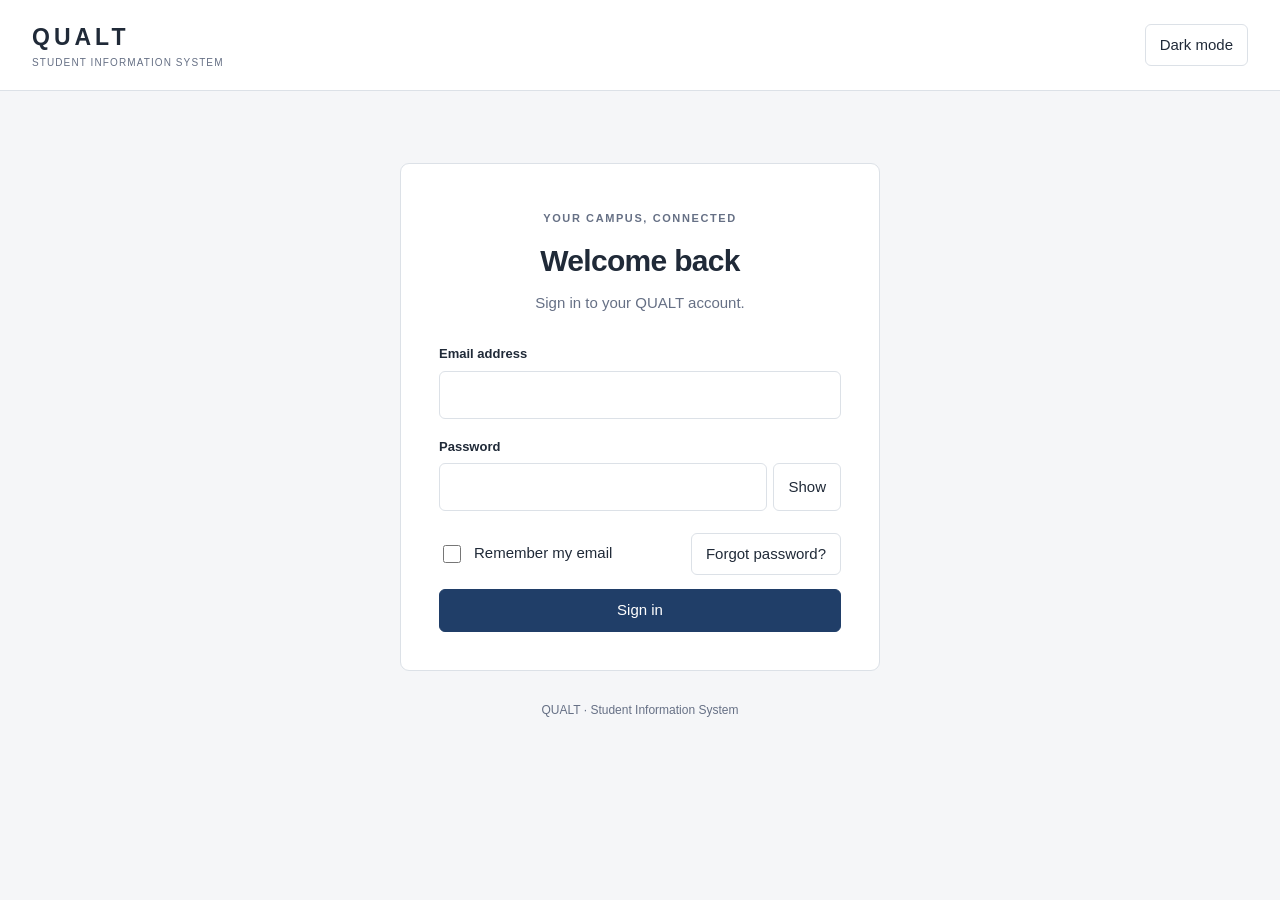
<file: index.html>
<!DOCTYPE html>
<html lang="en">
<head>
<meta charset="UTF-8">
<meta name="viewport" content="width=device-width, initial-scale=1">
<title>QUALT | Student Information System</title>

<style>
*{box-sizing:border-box}

:root{
  font-family:"Segoe UI",Arial,sans-serif;
  color-scheme:light;
  --bg:#f5f6f8;
  --surface:#fff;
  --text:#202a38;
  --muted:#667085;
  --border:#dce1e7;
  --input:#fff;
  --primary:#203e68;
  --soft:#eef3fa;
  --error:#a33232;
  --error-bg:#fff0ee
}

body.dark-mode{
  color-scheme:dark;
  --bg:#171a20;
  --surface:#20242c;
  --text:#edf0f5;
  --muted:#a6afbd;
  --border:#3b424e;
  --input:#262b34;
  --primary:#416caa;
  --soft:#27364b;
  --error:#ffc1c1;
  --error-bg:#3b2529
}

body{
  margin:0;
  background:var(--bg);
  color:var(--text);
  font-size:15px;
  line-height:1.5
}

button,input,select,textarea{font:inherit}

button{
  cursor:pointer;
  min-height:42px;
  border:1px solid var(--border);
  border-radius:6px;
  padding:9px 14px;
  background:var(--surface);
  color:var(--text)
}

button:hover{border-color:var(--muted)}
button:disabled{cursor:default;opacity:.5}
button.primary{background:var(--primary);border-color:var(--primary);color:white}
button.danger{color:var(--error)}

button:focus-visible,
input:focus-visible,
select:focus-visible,
textarea:focus-visible{
  outline:3px solid #86a9dd;
  outline-offset:2px
}

[hidden]{display:none!important}

header{
  min-height:84px;
  padding:20px 32px;
  display:flex;
  align-items:center;
  justify-content:space-between;
  gap:16px;
  border-bottom:1px solid var(--border);
  background:var(--surface)
}

.brand{font-size:23px;font-weight:700;letter-spacing:4px}

.brand small{
  display:block;
  font-size:10px;
  letter-spacing:1.1px;
  color:var(--muted);
  font-weight:500
}

.row{display:flex;gap:10px;align-items:center;flex-wrap:wrap}
.spread{justify-content:space-between}
.muted,small{color:var(--muted)}

.eyebrow{
  font-size:11px;
  letter-spacing:1.6px;
  text-transform:uppercase;
  color:var(--muted);
  font-weight:600
}

h1{
  font-size:30px;
  letter-spacing:-.7px;
  line-height:1.25;
  margin:0 0 12px
}

h2{font-size:20px;margin:0 0 12px}
h3{font-size:16px;margin:0 0 8px}
p{margin:8px 0 16px;overflow-wrap:anywhere}
.copy{white-space:pre-wrap;overflow-wrap:anywhere}

.card{
  background:var(--surface);
  border:1px solid var(--border);
  border-radius:9px;
  padding:24px;
  margin-bottom:18px
}

.card p:last-child{margin-bottom:0}
.auth{max-width:480px;margin:8vh auto 30px;padding:38px}
.auth h1,.auth>.muted,.auth>.eyebrow{text-align:center}
.auth>.muted{margin-bottom:30px}
.auth button[type=submit]{width:100%;margin-top:10px}
.auth-footer{text-align:center;font-size:12px;color:var(--muted)}

label.field{display:block;margin:0 0 18px}
.field>span{display:block;font-size:13px;font-weight:600;margin-bottom:7px}

input:not([type=checkbox]),select,textarea{
  width:100%;
  padding:11px 12px;
  border:1px solid var(--border);
  border-radius:6px;
  background:var(--input);
  color:var(--text);
  min-height:46px;
  font-size:16px
}

textarea{min-height:120px;resize:vertical}
select[multiple]{min-height:140px}

.check{
  display:flex;
  gap:10px;
  align-items:flex-start;
  margin:13px 0
}

.check input{
  width:18px;
  height:18px;
  margin-top:3px;
  accent-color:var(--primary)
}

.help{display:block;font-size:12px;margin:5px 0;color:var(--muted)}
.field-error{display:block;color:var(--error);font-size:13px}
.password{display:flex;gap:6px}
.password input{min-width:0}

.message{
  padding:12px 14px;
  border-radius:6px;
  background:var(--error-bg);
  color:var(--error);
  white-space:pre-line;
  margin:14px 0;
  overflow-wrap:anywhere
}

.message:empty{display:none}

.notice{
  padding:12px 14px;
  background:var(--soft);
  border-radius:6px;
  margin:14px 0
}

.shell{
  display:grid;
  grid-template-columns:220px minmax(0,1fr);
  max-width:1600px;
  margin:auto;
  min-height:calc(100vh - 85px)
}

aside{padding:28px 16px;border-right:1px solid var(--border)}
nav{display:grid;gap:5px}
nav button{text-align:left;border-color:transparent;background:transparent}

nav button[aria-current=page]{
  background:var(--soft);
  color:var(--text);
  font-weight:600
}

.account{margin:24px 8px;font-size:12px;overflow-wrap:anywhere}
.content{padding:36px;min-width:0}
.page-head{margin-bottom:26px}

.grid{
  display:grid;
  grid-template-columns:repeat(auto-fit,minmax(260px,1fr));
  gap:18px
}

.grid>.card{margin:0}
.tabs{margin:0 0 20px}
.tabs button[aria-pressed=true]{background:var(--soft);font-weight:600}

.badge{
  font-size:11px;
  font-weight:600;
  padding:4px 8px;
  border-radius:4px;
  background:var(--soft);
  white-space:nowrap
}

.table-wrap{
  width:100%;
  overflow:auto;
  border:1px solid var(--border);
  border-radius:7px;
  margin:16px 0
}

table{width:100%;border-collapse:collapse;text-align:left;font-size:13px}

th,td{
  padding:13px 14px;
  border-bottom:1px solid var(--border);
  vertical-align:top
}

th{font-weight:600;background:var(--bg);white-space:nowrap}
tbody tr:last-child td{border-bottom:0}

.empty{
  padding:26px;
  text-align:center;
  color:var(--muted);
  border:1px dashed var(--border);
  border-radius:7px
}

.toolbar{
  margin:0 0 20px;
  display:flex;
  align-items:end;
  gap:12px;
  flex-wrap:wrap
}

.toolbar .field{margin:0;flex:1;min-width:160px}

.slots{
  display:grid;
  grid-template-columns:repeat(auto-fit,minmax(140px,1fr));
  gap:10px
}

.slots button{text-align:left}
.slots small{display:block}

blockquote{
  border-left:3px solid var(--border);
  margin:16px 0;
  padding:4px 18px
}

.progress{width:100%;height:8px;accent-color:var(--primary)}

dialog{
  padding:0;
  border:1px solid var(--border);
  border-radius:10px;
  width:calc(100% - 32px);
  max-width:680px;
  max-height:88vh;
  background:var(--surface);
  color:var(--text)
}

dialog::backdrop{background:rgba(0,0,0,.45)}

.dialog-head{
  padding:20px 24px;
  border-bottom:1px solid var(--border);
  display:flex;
  justify-content:space-between;
  align-items:center;
  gap:12px
}

.dialog-head h2{margin:0}
.dialog-body{padding:24px}
.dialog-body .card{padding:16px}

.meeting{
  padding:14px;
  border:1px solid var(--border);
  border-radius:6px;
  margin:12px 0
}

.meeting .row>*{flex:1;min-width:120px}
.meeting .field{margin:5px 0}

@media(max-width:800px){
  header{padding:16px 20px}
  .shell{display:block}
  aside{
    padding:12px 16px;
    border-right:0;
    border-bottom:1px solid var(--border)
  }
  nav{display:flex;overflow:auto;gap:6px}
  nav button{white-space:nowrap;flex-shrink:0}
  .account{margin:10px 5px}
  .content{padding:24px 18px}
  .auth{margin:6vh 18px 24px;padding:28px 24px}
  .grid{grid-template-columns:1fr}
  .brand small{max-width:150px}
  .dialog-body{padding:18px}
  h1{font-size:27px}
}

@media(min-width:801px){
  .auth{width:100%}
}

@media(prefers-reduced-motion:reduce){
  *{scroll-behavior:auto!important}
}

/* Keep the existing login layout intact while making the signed-in workspace
   denser and easier to scan. */
#app .content{padding:26px}
#app .card{padding:18px;margin-bottom:12px}
#app .grid{gap:12px}
#app .grid>.card{padding:16px}
#app button{min-height:38px;padding:7px 12px}
#app .table-wrap{margin:12px 0}
#app th,#app td{padding:9px 11px}
#app .page-head{margin-bottom:18px}
#app .empty{padding:20px}

.nav-group{margin:0 0 14px}
.nav-group-label{
  padding:0 8px 6px;
  color:var(--muted);
  font-size:11px;
  font-weight:700;
  letter-spacing:1.5px;
  text-transform:uppercase
}
.nav-group-items{display:grid;gap:3px}
.nav-group-items[hidden]{display:none}
.nav-group-toggle{
  width:100%;
  display:flex;
  align-items:center;
  justify-content:space-between;
  text-align:left;
  border:0;
  padding:7px 8px;
  min-height:34px;
  color:var(--muted);
  background:transparent;
  font-size:12px;
  font-weight:700;
  letter-spacing:.4px
}
.nav-group-toggle:hover{color:var(--text);border-color:transparent}
.nav-group-toggle::after{content:"⌄";font-size:16px;line-height:1}
.nav-group-toggle[aria-expanded=false]::after{content:"›"}
.nav-group-items button{
  width:100%;
  min-height:35px;
  padding:7px 10px 7px 14px;
  font-size:14px
}

@media(max-width:800px){
  #app .content{padding:20px 18px}
  #app .nav-group{display:contents}
  #app .nav-group-label{display:none}
  #app .nav-group-toggle{display:none}
  #app .nav-group-items{display:flex;overflow:auto;gap:6px}
  #app .nav-group-items button{white-space:nowrap;flex-shrink:0}
}
</style>
</head>

<body>
<header>
  <div class="brand">
    QUALT
    <small>STUDENT INFORMATION SYSTEM</small>
  </div>

  <div class="row">
    <button id="theme" type="button">Dark mode</button>
    <button id="signout" type="button" hidden>Sign out</button>
  </div>
</header>

<main id="auth" class="card auth">
  <p class="eyebrow">Your campus, connected</p>
  <h1 id="auth-title">Welcome back</h1>
  <p id="auth-subtitle" class="muted">Sign in to your QUALT account.</p>

  <form id="login-form">
    <label class="field">
      <span>Email address</span>
      <input
        id="email"
        type="email"
        autocomplete="username"
        maxlength="254"
        required
        autocapitalize="none"
      >
    </label>

    <label class="field">
      <span>Password</span>
      <div class="password">
        <input
          id="password"
          type="password"
          autocomplete="current-password"
          required
        >
        <button
          id="show-password"
          type="button"
          aria-label="Show password"
          aria-pressed="false"
        >Show</button>
      </div>
    </label>

    <div class="row spread">
      <label class="check">
        <input id="remember" type="checkbox">
        Remember my email
      </label>
      <button id="forgot" type="button">Forgot password?</button>
    </div>

    <button class="primary" type="submit">Sign in</button>
  </form>

  <form id="change-form" hidden>
    <label class="field">
      <span>New password</span>
      <input
        id="new-password"
        type="password"
        autocomplete="new-password"
        required
      >
    </label>

    <label class="field">
      <span>Confirm new password</span>
      <input
        id="confirm-password"
        type="password"
        autocomplete="new-password"
        required
      >
    </label>

    <button class="primary" type="submit">Update password</button>
  </form>

  <p id="auth-message" class="message" role="alert"></p>
  <noscript>Please enable JavaScript to use this site.</noscript>
</main>

<p id="auth-footer" class="auth-footer">
  QUALT · Student Information System
</p>

<div id="app" class="shell" hidden>
  <aside>
    <nav id="nav" aria-label="Main navigation"></nav>
    <div id="account" class="account"></div>
  </aside>

  <main id="content" class="content" tabindex="-1"></main>
</div>

<dialog id="dialog" aria-labelledby="dialog-title">
  <div class="dialog-head">
    <h2 id="dialog-title"></h2>
    <button id="close-dialog" type="button" aria-label="Close dialog">
      Close
    </button>
  </div>
  <div id="dialog-body" class="dialog-body"></div>
</dialog>

<script>
'use strict';

const BACKEND_ORIGIN = window.QUALT_API_ORIGIN || '';
const API = BACKEND_ORIGIN.replace(/\/+$/, '');
const UNAVAILABLE =
  'This action is currently unavailable. Please try again later.';

const $ = id => document.getElementById(id);

const node = (tag, cls, value) => {
  const element = document.createElement(tag);
  if (cls) element.className = cls;
  if (value !== undefined && value !== null) {
    element.textContent = String(value);
  }
  return element;
};

const add = (parent, ...children) => {
  children.flat().filter(Boolean).forEach(child => parent.append(child));
  return parent;
};

const text = (parent, value, cls = '') =>
  add(parent, node('p', cls, value));

const row = parent =>
  add(parent, node('div', 'row')).lastElementChild;

const card = (parent, title) => {
  const section = node('section', 'card');
  if (title) add(section, node('h2', '', title));
  add(parent, section);
  return section;
};

const empty = (parent, message = 'Nothing to show yet.') =>
  text(parent, message, 'empty');

const human = value =>
  String(value ?? '')
    .replace(/_/g, ' ')
    .toLowerCase()
    .replace(/\b\w/g, character => character.toUpperCase());

const badge = value => node('span', 'badge', human(value));

const person = user => user
  ? user.name ||
    [user.first_name, user.last_name].filter(Boolean).join(' ') ||
    user.email ||
    'Campus member'
  : 'Not assigned';

const date = value => value
  ? new Intl.DateTimeFormat('en-GB', {
      dateStyle: 'medium',
      timeStyle: 'short'
    }).format(new Date(value))
  : '—';

const dayNames = [
  '',
  'Monday',
  'Tuesday',
  'Wednesday',
  'Thursday',
  'Friday',
  'Saturday',
  'Sunday'
];

let session = null;
let temporaryPassword = '';
let refreshPromise = null;
let epoch = 0;
let route = 'overview';
let navigation = 0;
let terms = [];
let departments = [];
let selectedTerm = '';
let notificationTimer = null;

let announcementTab = 'official';
let libraryPeriod = 'upcoming';
let notificationsUnread = false;
let managementTab = 'courses';
let libraryAdminTab = 'rooms';
let gradeSectionId = '';
let learningSectionId = '';
let learningManagedSection = false;
let learningCourseId = '';

const is = (...roles) =>
  !!session && roles.includes(session.user.role);

const current = stamp => session && epoch === stamp;

function storage(key, value) {
  try {
    if (value === undefined) return localStorage.getItem(key);
    if (value === null) localStorage.removeItem(key);
    else localStorage.setItem(key, value);
  } catch {}
  return null;
}

function theme(dark) {
  document.body.classList.toggle('dark-mode', dark);
  $('theme').textContent = dark ? 'Light mode' : 'Dark mode';
  $('theme').setAttribute('aria-pressed', String(dark));
}

theme(
  storage('qualt-theme') === 'dark' ||
  (
    !storage('qualt-theme') &&
    window.matchMedia('(prefers-color-scheme: dark)').matches
  )
);

$('theme').onclick = () => {
  const dark = !document.body.classList.contains('dark-mode');
  theme(dark);
  storage('qualt-theme', dark ? 'dark' : 'light');
};

$('email').value = storage('qualt-email') || '';
$('remember').checked = !!$('email').value;

$('remember').onchange = () => {
  if (!$('remember').checked) storage('qualt-email', null);
};

$('show-password').onclick = () => {
  const show = $('password').type === 'password';
  $('password').type = show ? 'text' : 'password';
  $('show-password').textContent = show ? 'Hide' : 'Show';
  $('show-password').setAttribute(
    'aria-label',
    show ? 'Hide password' : 'Show password'
  );
  $('show-password').setAttribute('aria-pressed', String(show));
};

$('forgot').onclick = () => {
  $('auth-message').textContent = UNAVAILABLE;
};

function messages(value) {
  if (typeof value === 'string') return value;
  if (Array.isArray(value)) return value.map(messages).join('\n');

  if (value && typeof value === 'object') {
    return Object.entries(value)
      .filter(([key]) => key !== 'code')
      .map(([key, item]) =>
        (
          key === 'detail' || key === 'non_field_errors'
            ? ''
            : human(key) + ': '
        ) + messages(item)
      )
      .join('\n');
  }

  return '';
}

async function request(
  path,
  method = 'GET',
  body,
  auth = true,
  retry = true
) {
  const stamp = epoch;
  const owner = session;
  const controller = new AbortController();
  const timer = setTimeout(() => controller.abort(), 20000);

  try {
    if (auth && !owner) throw new Error('Please sign in again.');

    const headers = { Accept: 'application/json' };

    if (body !== undefined && !(body instanceof FormData)) {
      headers['Content-Type'] = 'application/json';
    }

    if (auth) {
      headers.Authorization = 'Bearer ' + owner.access;
    }

    const response = await fetch(API + path, {
      method,
      headers,
      body: body === undefined
        ? undefined
        : body instanceof FormData
          ? body
          : JSON.stringify(body),
      signal: controller.signal
    });

    const data = response.status === 204
      ? null
      : await response.json().catch(() => null);

    if (auth && !current(stamp)) {
      throw new Error('Your session has ended.');
    }

    if (response.status === 401 && auth && retry) {
      if (!refreshPromise) {
        const promise = request(
          '/api/auth/refresh/',
          'POST',
          { refresh: owner.refresh },
          false
        )
          .then(tokens => {
            if (!current(stamp)) {
              throw new Error('Your session has ended.');
            }
            if (!tokens?.access) throw new Error(UNAVAILABLE);

            owner.access = tokens.access;
            if (tokens.refresh) owner.refresh = tokens.refresh;
          })
          .catch(error => {
            if (error.status === 401 && current(stamp)) {
              signOut('Your session has expired. Please sign in again.');
            }
            throw error;
          })
          .finally(() => {
            if (refreshPromise === promise) refreshPromise = null;
          });

        refreshPromise = promise;
      }

      await refreshPromise;
      return request(path, method, body, auth, false);
    }

    if (!response.ok) {
      const error = new Error(
        response.status >= 500
          ? UNAVAILABLE
          : messages(data) || UNAVAILABLE
      );

      error.status = response.status;
      error.data = data;

      if (response.status === 401 && auth) {
        signOut('Your session has expired. Please sign in again.');
      }

      throw error;
    }

    if (response.status !== 204 && data === null) {
      throw new Error(UNAVAILABLE);
    }

    return data;
  } catch (error) {
    if (error.name === 'AbortError' || error instanceof TypeError) {
      throw new Error(UNAVAILABLE);
    }
    throw error;
  } finally {
    clearTimeout(timer);
  }
}

function nextPath(url) {
  const parsed = new URL(url, API || location.origin);

  if (!parsed.pathname.startsWith('/api/')) {
    throw new Error(UNAVAILABLE);
  }

  return parsed.pathname + parsed.search;
}

async function all(path) {
  let result = [];
  let next = path;

  while (next) {
    const data = await request(next);

    if (Array.isArray(data)) return result.concat(data);

    result.push(...data.results);
    next = data.next ? nextPath(data.next) : null;
  }

  return result;
}

function errorBox(parent, error) {
  text(parent, error.message || UNAVAILABLE, 'message')
    .lastElementChild.setAttribute('role', 'alert');
}

function button(parent, label, action, cls = '') {
  const control = node('button', cls, label);
  control.type = 'button';

  control.onclick = async () => {
    if (control.disabled) return;
    control.disabled = true;

    try {
      await action(control);
    } catch (error) {
      const old = parent.querySelector(':scope > .message');
      if (old) old.remove();
      errorBox(parent, error);
    } finally {
      control.disabled = false;
    }
  };

  add(parent, control);
  return control;
}

function table(parent, headers, rows) {
  if (!rows.length) {
    empty(parent);
    return;
  }

  const wrap = node('div', 'table-wrap');
  const element = node('table');
  const head = node('tr');

  headers.forEach(header => add(head, node('th', '', header)));
  add(element, add(node('thead'), head));

  const body = node('tbody');

  rows.forEach(values => {
    const tr = node('tr');

    values.forEach(value => {
      const td = node('td');
      add(
        td,
        value instanceof Node
          ? value
          : document.createTextNode(String(value ?? '—'))
      );
      add(tr, td);
    });

    add(body, tr);
  });

  add(parent, add(wrap, add(element, body)));
}

async function paged(parent, path, render) {
  const list = node('div');
  const controls = node('div', 'row');

  add(parent, list, controls);

  let next = path;

  const load = async () => {
    const data = await request(next);
    const items = Array.isArray(data) ? data : data.results;

    list.querySelector(':scope > .empty')?.remove();
    items.forEach(item => render(list, item));

    if (!list.children.length) empty(list);

    next = !Array.isArray(data) && data.next
      ? nextPath(data.next)
      : null;

    controls.replaceChildren();

    if (next) button(controls, 'Load more', load);
  };

  try {
    await load();
  } catch (error) {
    errorBox(list, error);
    button(controls, 'Retry', load);
  }
}

function modal(title) {
  $('dialog-title').textContent = title;
  $('dialog-body').replaceChildren();

  if (!$('dialog').open) $('dialog').showModal();

  return $('dialog-body');
}

$('close-dialog').onclick = () => $('dialog').close();

$('dialog').addEventListener('close', () => {
  $('dialog-body').replaceChildren();
});

const F = (name, label, type = 'text', extra = {}) =>
  ({ name, label, type, ...extra });

const choice = (name, label, options, extra = {}) =>
  F(name, label, 'select', { options, ...extra });

const check = (name, label, value = false) =>
  F(name, label, 'checkbox', { value, required: false });

const num = (name, label, extra = {}) =>
  F(name, label, 'number', { min: 0, ...extra });

const opt = (name, label, type = 'text', extra = {}) =>
  F(name, label, type, { required: false, ...extra });

const idList = (name, label) =>
  opt(name, label, 'ids', {
    help: 'Enter record numbers separated by commas.'
  });

const termOptions = () => terms.map(term => [
  term.id,
  `${term.year} ${human(term.season)}`
]);

const departmentOptions = () => departments.map(department => [
  department.id,
  `${department.code} · ${department.name}`
]);

function inputField(parent, field, value) {
  const label = node(
    'label',
    field.type === 'checkbox' ? 'check' : 'field'
  );
  const caption = node('span', '', field.label);
  let input;

  if (field.type === 'select' || field.type === 'multi') {
    input = node('select');
    input.multiple = field.type === 'multi';

    if (!input.multiple) add(input, new Option('Choose…', ''));

    (field.options || []).forEach(option => {
      const [optionValue, optionLabel] = Array.isArray(option)
        ? option
        : [option, human(option)];

      add(input, new Option(optionLabel, optionValue));
    });
  } else if (['textarea', 'lines', 'ids'].includes(field.type)) {
    input = node('textarea');
  } else {
    input = node('input');
    input.type = field.type === 'datetime'
      ? 'datetime-local'
      : field.type;
  }

  input.name = field.name;
  input.required =
    field.required !== false &&
    field.type !== 'checkbox' &&
    field.type !== 'multi';

  if (field.max) input.maxLength = field.max;
  if (field.min !== undefined) input.min = field.min;
  if (field.maxValue !== undefined) input.max = field.maxValue;

  value = value ?? field.value ?? '';

  if (field.type === 'checkbox') {
    input.checked = !!value;
    add(label, input, caption);
  } else {
    if (field.type === 'multi') {
      const ids = (value || []).map(item => String(item?.id ?? item));
      [...input.options].forEach(option => {
        option.selected = ids.includes(option.value);
      });
    } else if (field.type === 'datetime' && value) {
      const parsed = new Date(value);
      input.value = new Date(
        parsed.getTime() - parsed.getTimezoneOffset() * 60000
      ).toISOString().slice(0, 16);
    } else if (field.type === 'ids') {
      input.value = Array.isArray(value)
        ? value.map(item => item?.id ?? item).join(', ')
        : value;
    } else if (field.type === 'lines') {
      input.value = Array.isArray(value) ? value.join('\n') : value;
    } else {
      input.value = value;
    }

    add(label, caption, input);
  }

  if (field.help) {
    add(label, node('small', 'help', field.help));
  }

  const error = node('small', 'field-error');
  add(label, error);
  add(parent, label);

  return {
    input,
    error,
    read: () => {
      const raw = input.value;

      if (field.type === 'checkbox') return input.checked;

      if (field.type === 'multi') {
        return [...input.selectedOptions].map(option =>
          Number(option.value)
        );
      }

      if (field.type === 'number' || field.numeric) {
        return raw === '' ? null : Number(raw);
      }

      if (field.type === 'datetime') {
        return raw ? new Date(raw).toISOString() : null;
      }

      if (field.type === 'lines') {
        return raw.split('\n').map(line => line.trim()).filter(Boolean);
      }

      if (field.type === 'ids') {
        if (!raw.trim()) return [];

        const ids = raw.split(',').map(item => Number(item.trim()));

        if (ids.some(id => !Number.isInteger(id) || id < 1)) {
          throw new Error(
            field.label +
            ': use positive record numbers separated by commas.'
          );
        }

        return ids;
      }

      return raw;
    }
  };
}

function meetingFields(parent, initial = []) {
  const wrap = card(parent, 'Weekly meetings');
  const entries = [];

  const insert = value => {
    const box = node('div', 'meeting');
    const fields = {};
    const line = row(box);

    [
      choice(
        'weekday',
        'Day',
        dayNames.slice(1).map((day, index) => [index + 1, day]),
        { numeric: true }
      ),
      F('start_time', 'Start', 'time'),
      F('end_time', 'End', 'time'),
      opt('room', 'Room')
    ].forEach(field => {
      fields[field.name] = inputField(
        line,
        field,
        value?.[field.name]
      );
    });

    const entry = { box, fields };
    entries.push(entry);

    button(box, 'Remove meeting', () => {
      entries.splice(entries.indexOf(entry), 1);
      box.remove();
    });

    add(wrap, box);
  };

  initial.forEach(insert);
  button(wrap, 'Add meeting', () => insert());

  return {
    read: () => entries.map(entry =>
      Object.fromEntries(
        Object.entries(entry.fields).map(([key, field]) => [
          key,
          field.read()
        ])
      )
    )
  };
}

function editor(title, fields, initial, save, options = {}) {
  const parent = modal(title);
  const form = node('form');

  if (options.notice) text(form, options.notice, 'notice');

  const controls = {};

  fields.forEach(field => {
    controls[field.name] = field.type === 'meetings'
      ? meetingFields(form, initial?.[field.name] || [])
      : inputField(form, field, initial?.[field.name]);
  });

  const message = node('p', 'message');
  message.setAttribute('role', 'alert');

  const actions = row(form);
  const submit = node('button', 'primary', options.submit || 'Save');
  submit.type = 'submit';

  add(actions, submit);
  button(actions, 'Cancel', () => $('dialog').close());

  add(form, message);
  add(parent, form);

  if (options.setup) options.setup(controls);

  form.onsubmit = async event => {
    event.preventDefault();
    if (submit.disabled) return;

    const stamp = epoch;
    message.textContent = '';

    Object.values(controls).forEach(control => {
      if (control.error) control.error.textContent = '';
      control.input?.removeAttribute('aria-invalid');
    });

    submit.disabled = true;
    let committed = false;

    try {
      const values = Object.fromEntries(
        Object.entries(controls).map(([key, control]) => [
          key,
          control.read()
        ])
      );

      if (options.validate) options.validate(values);

      const result = await save(values);
      committed = true;

      if (!current(stamp)) return;

      if (parent.contains(form)) $('dialog').close();

      if (options.after) await options.after(result);
      else await go(route);
    } catch (error) {
      if (!current(stamp)) return;

      if (committed) {
        if (options.after) errorBox($('content'), error);
      } else {
        message.textContent = error.message || UNAVAILABLE;

        for (const [key, value] of Object.entries(error.data || {})) {
          if (controls[key]?.error) {
            controls[key].error.textContent = messages(value);
            controls[key].input?.setAttribute('aria-invalid', 'true');
          }
        }
      }
    } finally {
      submit.disabled = false;
    }
  };

  return controls;
}

function confirmAction(title, description, save, after) {
  editor(title, [], {}, save, {
    notice: description,
    submit: 'Confirm',
    after
  });
}

function signOut(message = '') {
  epoch++;
  navigation++;

  session = null;
  temporaryPassword = '';
  refreshPromise = null;
  terms = [];
  departments = [];
  selectedTerm = '';

  announcementTab = 'official';
  libraryPeriod = 'upcoming';
  notificationsUnread = false;
  managementTab = 'courses';
  libraryAdminTab = 'rooms';
  gradeSectionId = '';
  learningSectionId = '';
  learningManagedSection = false;
  learningCourseId = '';

  clearInterval(notificationTimer);

  $('dialog').close();
  $('content').replaceChildren();
  $('nav').replaceChildren();
  $('account').replaceChildren();

  $('app').hidden = true;
  $('auth').hidden = false;
  $('auth-footer').hidden = false;
  $('signout').hidden = true;
  $('login-form').hidden = false;
  $('change-form').hidden = true;

  $('change-form').reset();
  $('password').value = '';

  $('auth-title').textContent = 'Welcome back';
  $('auth-subtitle').textContent = 'Sign in to your QUALT account.';
  $('auth-message').textContent = message;

  window.dispatchEvent(new CustomEvent('qualt:logout'));
}

$('signout').onclick = () => signOut();

async function authenticate(email, password) {
  const data = await request(
    '/api/auth/login/',
    'POST',
    { email, password },
    false
  );

  if (!data?.access || !data.refresh || !data.user) {
    throw new Error(UNAVAILABLE);
  }

  return data;
}

$('login-form').onsubmit = async event => {
  event.preventDefault();

  const submit = event.submitter;
  if (submit.disabled) return;

  submit.disabled = true;
  $('auth-message').textContent = '';

  const email = $('email').value.trim();
  const password = $('password').value;
  const stamp = epoch;

  try {
    const authenticated = await authenticate(email, password);
    if (stamp !== epoch) return;

    session = authenticated;
    epoch++;

    storage('qualt-email', $('remember').checked ? email : null);
    $('password').value = '';

    if (session.user.must_change_password) {
      temporaryPassword = password;

      $('login-form').hidden = true;
      $('change-form').hidden = false;
      $('auth-title').textContent = 'Change your password';
      $('auth-subtitle').textContent =
        'Please replace your temporary password to continue.';
      $('signout').hidden = false;
      $('new-password').focus();
    } else {
      await start();
    }
  } catch (error) {
    signOut(
      error.status === 401
        ? 'The email or password is incorrect.'
        : error.message
    );
  } finally {
    submit.disabled = false;
  }
};

$('change-form').onsubmit = async event => {
  event.preventDefault();

  const submit = event.submitter;
  const newPassword = $('new-password').value;

  if (submit.disabled) return;

  if (newPassword !== $('confirm-password').value) {
    $('auth-message').textContent = 'The passwords do not match.';
    return;
  }

  submit.disabled = true;

  let changed = false;
  const stamp = epoch;

  try {
    await request('/api/auth/change-password/', 'POST', {
      old_password: temporaryPassword,
      new_password: newPassword
    });

    changed = true;
    temporaryPassword = '';

    const authenticated = await authenticate(
      session.user.email,
      newPassword
    );

    if (!current(stamp)) return;

    session = authenticated;
    $('change-form').reset();
    await start();
  } catch (error) {
    if (changed) {
      signOut(
        'Your password was updated. Please sign in with your new password.'
      );
    } else {
      $('auth-message').textContent = error.message;
    }
  } finally {
    submit.disabled = false;
  }
};

async function start() {
  session.user = await request('/api/auth/me/');

  if (session.user.must_change_password) {
    signOut('Please sign in and change your temporary password.');
    return;
  }

  $('auth').hidden = true;
  $('auth-footer').hidden = true;
  $('app').hidden = false;
  $('signout').hidden = false;

  buildNav();
  await go('overview');

  window.dispatchEvent(
    new CustomEvent('qualt:login', { detail: session })
  );
}

const pages = {};

function buildNav() {
  const groups = [
    {
      label: 'General',
      items: [
        ['overview', 'Overview'],
        ['announcements', 'Announcements'],
        ['catalog', 'Course catalog']
      ]
    }
  ];

  const termItems = [];
  if (is('STUDENT')) {
    termItems.push(
      ['registration', 'Course registration'],
      ['schedule', 'Weekly schedule'],
      ['library', 'Library'],
      ['grades', 'Grades']
    );
  }
  if (is('INSTRUCTOR', 'HEAD')) {
    termItems.push(
      ['teaching', 'My teaching'],
      ['advisor', 'Advisor review'],
      ['grades', 'Grades']
    );
  }
  if (termItems.length) {
    groups.push({ label: 'Course and term operations', items: termItems });
  }

  groups.push({
    label: 'Academic',
    items: [
      ['outcomes', 'Program outcomes'],
      ['learningOutcomes', 'Learning outcomes']
    ]
  });

  groups.push({
    label: 'Forms and feedback',
    items: [
      ['feedback', 'Private feedback'],
      ['sharing', 'Sharing permissions'],
      ['discussions', 'Discussions'],
      ['notifications', 'Notifications']
    ]
  });

  const managementItems = [];
  if (is('HEAD', 'ADMIN')) managementItems.push(['management', 'Academic management']);
  if (is('ADMIN')) {
    managementItems.push(
      ['libraryAdmin', 'Library management'],
      ['users', 'User accounts']
    );
  }
  if (managementItems.length) {
    groups.push({ label: 'Management', items: managementItems });
  }

  groups.push({
    label: 'Account',
    items: [['profile', 'My account']]
  });

  $('nav').replaceChildren();

  groups.forEach((group, index) => {
    const wrapper = node('section', 'nav-group');
    const items = node('div', 'nav-group-items');
    const itemsId = `nav-group-${index}`;
    items.id = itemsId;

    const toggle = button(
      wrapper,
      group.label,
      () => {
        const collapsed = toggle.getAttribute('aria-expanded') === 'true';
        toggle.setAttribute('aria-expanded', String(!collapsed));
        items.hidden = collapsed;
      },
      'nav-group-toggle'
    );
    toggle.setAttribute('aria-expanded', 'true');
    toggle.setAttribute('aria-controls', itemsId);
    add(wrapper, items);

    group.items.forEach(([id, itemLabel]) => {
      const control = button(items, itemLabel, () => go(id));
      control.dataset.page = id;
    });

    add($('nav'), wrapper);
  });

  $('account').textContent =
    person(session.user) + ' · ' + human(session.user.role);
}

async function go(id) {
  if (!session) return;

  route = id;
  const version = ++navigation;

  clearInterval(notificationTimer);

  document.querySelectorAll('#nav button').forEach(control => {
    control.setAttribute(
      'aria-current',
      control.dataset.page === id ? 'page' : 'false'
    );
  });

  const parent = node('div');
  $('content').replaceChildren(parent);

  text(parent, 'Loading…', 'muted');
  $('content').setAttribute('aria-busy', 'true');

  try {
    await pages[id](parent);
  } catch (error) {
    if (version !== navigation) return;

    parent.replaceChildren();
    errorBox(parent, error);
    button(parent, 'Try again', () => go(id));
  } finally {
    if (version === navigation) {
      $('content').setAttribute('aria-busy', 'false');
    }
  }
}

function heading(parent, title, subtitle) {
  parent.replaceChildren();

  const head = node('div', 'page-head');
  add(head, node('h1', '', title));

  if (subtitle) text(head, subtitle, 'muted');

  add(parent, head);
  return head;
}

async function ensureTerms() {
  if (!terms.length) terms = await all('/api/courses/terms/');

  if (!selectedTerm && terms.length) {
    const now = Date.now();

    selectedTerm = String(
      (
        terms.find(term =>
          new Date(term.registration_start) <= now &&
          now < new Date(term.add_drop_end)
        ) || terms[0]
      ).id
    );
  }

  return terms;
}

async function termPicker(parent, onChange) {
  await ensureTerms();

  if (!terms.length) {
    empty(parent, 'No academic terms have been published yet.');
    return false;
  }

  const bar = node('div', 'toolbar');
  const control = inputField(
    bar,
    choice('term', 'Academic term', termOptions()),
    selectedTerm
  );

  control.input.onchange = () => {
    selectedTerm = control.input.value;
    onChange();
  };

  add(parent, bar);
  return !!selectedTerm;
}

function tabs(parent, items, selected, change) {
  const bar = node('div', 'row tabs');

  items.forEach(([id, label]) => {
    const control = button(bar, label, () => change(id));
    control.setAttribute('aria-pressed', String(id === selected));
  });

  add(parent, bar);
}

const termQuery = () => '?term=' + encodeURIComponent(selectedTerm);

const termName = id => {
  const term = terms.find(item => item.id === Number(id));
  return term
    ? `${term.year} ${human(term.season)}`
    : `Term ${id}`;
};

pages.overview = async parent => {
  heading(
    parent,
    `Welcome, ${session.user.first_name || 'back'}.`,
    'Your academic life, in one place.'
  );

  const grid = node('div', 'grid');
  add(parent, grid);

  const links = is('STUDENT')
    ? [
        [
          'registration',
          'Plan your term',
          'Review your course plan and submit your selections.'
        ],
        [
          'schedule',
          'Your weekly schedule',
          'View the latest schedule approved by your advisor.'
        ],
        [
          'library',
          'A place to study',
          'Check study room availability and manage reservations.'
        ]
      ]
    : [
        [
          'catalog',
          'Course catalog',
          'Browse current course offerings.'
        ],
        [
          'feedback',
          'Private conversations',
          'Read feedback and respond to your students.'
        ],
        [
          'announcements',
          'Campus notices',
          'Stay connected with the campus community.'
        ]
      ];

  links.forEach(([id, title, description]) => {
    const section = card(grid, title);
    text(section, description, 'muted');
    button(section, 'Open', () => go(id));
  });

  const notices = card(parent, 'Official announcements');

  await paged(
    notices,
    '/api/announcements/official/?page_size=3',
    (list, item) => postCard(list, item, 'official', false)
  );
};

function postFields() {
  return [
    F('title', 'Title', 'text', { max: 200 }),
    F('body', 'Message', 'textarea', { max: 10000 }),
    choice(
      'status',
      'Publication status',
      ['DRAFT', 'PUBLISHED', 'ARCHIVED'],
      { value: 'DRAFT' }
    )
  ];
}

function postCard(parent, announcement, channel, manage = true) {
  const section = card(parent, announcement.title);

  add(section, badge(announcement.status));

  text(
    section,
    `${announcement.author_name} · ${
      date(announcement.published_at || announcement.created_at)
    }`,
    'muted'
  );

  text(section, announcement.body, 'copy');

  if (manage && announcement.can_edit) {
    button(section, 'Edit post', () => editor(
      'Edit announcement',
      postFields(),
      announcement,
      values => request(
        `/api/announcements/${channel}/${announcement.id}/`,
        'PATCH',
        values
      )
    ));
  }
}

pages.announcements = async parent => {
  heading(
    parent,
    'Announcements',
    'Official notices and student conversations, kept separate.'
  );

  tabs(
    parent,
    [
      ['official', 'Official'],
      ['student', 'Student community'],
      ['mine', 'My posts']
    ],
    announcementTab,
    value => {
      announcementTab = value;
      return go('announcements');
    }
  );

  const channel = announcementTab === 'mine'
    ? is('STUDENT') ? 'student' : 'official'
    : announcementTab;

  if (
    announcementTab === 'mine' ||
    (
      channel === 'student'
        ? is('STUDENT')
        : is('INSTRUCTOR', 'HEAD', 'ADMIN')
    )
  ) {
    button(
      parent,
      'New announcement',
      () => editor(
        'New announcement',
        postFields(),
        {},
        values => request(
          `/api/announcements/${channel}/`,
          'POST',
          values
        )
      ),
      'primary'
    );
  }

  await paged(
    parent,
    `/api/announcements/${channel}/${
      announcementTab === 'mine' ? 'mine/' : ''
    }`,
    (list, announcement) => postCard(list, announcement, channel)
  );
};

function sectionCard(parent, section, action) {
  const box = card(
    parent,
    `${section.course.code} · ${section.course.name}`
  );

  text(
    box,
    `${human(section.course.kind)} · Section ${section.number} · ` +
    `${section.course.credit} credits · ${section.course.ects} ECTS`,
    'muted'
  );

  text(
    box,
    `${person(section.instructor)} · ` +
    `${Math.max(0, section.quota - section.seats_taken)} ` +
    `of ${section.quota} seats available`
  );

  text(
    box,
    section.meeting_times.map(meeting =>
      `${dayNames[meeting.weekday]} ` +
      `${meeting.start_time.slice(0, 5)}–${meeting.end_time.slice(0, 5)}` +
      (meeting.room ? ' · ' + meeting.room : '')
    ).join('\n') || 'Meeting times have not been set.',
    'copy'
  );

  if (action) action(box, section);

  return box;
}

pages.catalog = async parent => {
  heading(
    parent,
    'Course catalog',
    'Explore sections, instructors and meeting times.'
  );

  if (!await termPicker(parent, () => go('catalog'))) return;

  const form = node('form', 'toolbar');
  const search = inputField(form, opt('search', 'Search courses'));
  const submit = node('button', 'primary', 'Search');
  submit.type = 'submit';

  add(form, submit);
  add(parent, form);

  const results = node('div');
  add(parent, results);

  let version = 0;

  const load = async () => {
    const own = ++version;
    const holder = node('div');

    results.replaceChildren(holder);

    await paged(
      holder,
      '/api/courses/sections/' + termQuery() +
      '&search=' + encodeURIComponent(search.input.value),
      (list, section) => sectionCard(list, section)
    );

    if (own !== version) holder.remove();
  };

  form.onsubmit = event => {
    event.preventDefault();
    load();
  };

  await load();
};

pages.registration = async parent => {
  heading(
    parent,
    'Course registration',
    'Build your course selection and send it to your advisor.'
  );

  if (!await termPicker(parent, () => go('registration'))) return;

  const results = await Promise.allSettled([
    request('/api/courses/my-plan/' + termQuery()),
    request('/api/registration/retakes/' + termQuery()),
    all('/api/registration/mine/' + termQuery())
  ]);

  const plan = results[0].status === 'fulfilled'
    ? results[0].value
    : null;

  const retakes = results[1].status === 'fulfilled'
    ? results[1].value
    : [];

  const forms = results[2].status === 'fulfilled'
    ? results[2].value
    : [];

  results.forEach(result => {
    if (result.status === 'rejected') errorBox(parent, result.reason);
  });

  const term = terms.find(item => String(item.id) === selectedTerm);
  const now = Date.now();

  const open =
    (
      new Date(term.registration_start) <= now &&
      now < new Date(term.registration_end)
    ) ||
    (
      new Date(term.add_drop_start) <= now &&
      now < new Date(term.add_drop_end)
    );

  text(
    parent,
    `Registration: ${date(term.registration_start)} – ${
      date(term.registration_end)
    }\nAdd/drop: ${date(term.add_drop_start)} – ${
      date(term.add_drop_end)
    }`,
    'notice copy'
  );

  if (!open) {
    text(parent, 'Course registration is currently closed.', 'notice');
  }

  if (plan) {
    const section = card(parent, 'Your term plan');

    text(
      section,
      `Year ${plan.class_year} · ` +
      `Choose ${plan.elective_count} elective course(s).`
    );

    table(
      section,
      ['Mandatory course', 'Prerequisites'],
      plan.mandatory_courses.map(course => [
        `${course.code} · ${course.name}`,
        course.missing_prerequisites.length
          ? 'Complete: ' + course.missing_prerequisites.join(', ')
          : 'Met'
      ])
    );

    text(
      section,
      'Offered electives: ' +
      (plan.elective_options.map(course => course.code).join(', ') || 'None'),
      'muted'
    );
  }

  if (retakes.length) {
    const section = card(parent, 'Retake courses');

    table(
      section,
      ['Course', 'Requirement'],
      retakes.map(course => [
        course.code + ' · ' + course.name,
        course.required
          ? 'Required this term'
          : 'No section currently required'
      ])
    );

    text(
      section,
      'Retakes do not count toward credit limits. ' +
      'Review any timetable conflicts with your instructor.',
      'muted'
    );
  }

  const form = forms[0];

  if (form) {
    const section = card(parent, 'Your selection');

    add(section, badge(form.status));

    text(
      section,
      `${form.counted_credit}/${term.max_credit} counted credits · ` +
      `${form.counted_ects}/${term.max_ects} counted ECTS · ` +
      `Total: ${form.total_credit} credits / ${form.total_ects} ECTS`
    );

    if (form.advisor_note) {
      text(section, 'Advisor note: ' + form.advisor_note, 'notice');
    }

    table(
      section,
      ['Course', 'Section', 'Notes', ''],
      form.items.map(item => {
        const actions = node('div');

        if (open) {
          button(actions, 'Remove', () => confirmAction(
            'Remove course?',
            `${item.section.course.code} will be removed. ` +
            'Changes require a new advisor approval.',
            () => request(
              `/api/registration/items/${item.id}/`,
              'DELETE'
            )
          ));
        }

        return [
          item.section.course.code,
          item.section.number,
          [
            item.is_retake ? 'Retake' : '',
            item.conflicts_with.length
              ? 'Conflicts: ' + item.conflicts_with.join(', ')
              : ''
          ].filter(Boolean).join(' · '),
          actions
        ];
      })
    );

    if (open && ['DRAFT', 'RETURNED'].includes(form.status)) {
      button(
        section,
        'Submit to advisor',
        () => confirmAction(
          'Submit registration?',
          'Send this course selection to your advisor for approval.',
          () => request(
            `/api/registration/${form.id}/submit/`,
            'POST',
            {}
          )
        ),
        'primary'
      );
    }
  } else {
    empty(parent, 'You have not selected any courses for this term.');
  }

  if (plan) {
    const allowed = new Set(
      [
        ...plan.mandatory_courses,
        ...plan.elective_options,
        ...retakes
      ].map(course => course.id)
    );

    const section = card(parent, 'Available sections');

    await paged(
      section,
      '/api/courses/sections/' + termQuery(),
      (list, courseSection) => {
        if (!allowed.has(courseSection.course.id)) return;

        sectionCard(list, courseSection, (box, item) => {
          const alreadyAdded = form?.items.some(
            selection => selection.section.course.id === item.course.id
          );

          const control = button(
            box,
            alreadyAdded ? 'Already selected' : 'Add course',
            () => request('/api/registration/items/', 'POST', {
              section: item.id
            }).then(() => go('registration')),
            'primary'
          );

          control.disabled =
            !!alreadyAdded ||
            !open ||
            item.seats_taken >= item.quota;
        });
      }
    );
  }
};

pages.schedule = async parent => {
  heading(
    parent,
    'Weekly schedule',
    'Your most recently approved course selection.'
  );

  if (!await termPicker(parent, () => go('schedule'))) return;

  let data;

  try {
    data = await request('/api/registration/schedule/' + termQuery());
  } catch (error) {
    if (error.status === 404) {
      empty(parent, error.message);
      return;
    }
    throw error;
  }

  if (data.has_pending_changes) {
    text(
      parent,
      'Changes are awaiting approval. ' +
      'This schedule shows your last approved selection.',
      'notice'
    );
  }

  text(parent, 'Approved ' + date(data.approved_at), 'muted');

  data.days.forEach(day => {
    const section = card(parent, day.name);

    table(
      section,
      ['Time', 'Course', 'Room', 'Instructor', 'Notes'],
      day.slots.map(slot => [
        slot.start_time.slice(0, 5) + '–' + slot.end_time.slice(0, 5),
        slot.course.code + ' · ' + slot.course.name,
        slot.room || '—',
        slot.instructor || '—',
        [
          slot.is_retake ? 'Retake' : '',
          slot.conflicts_with.length
            ? 'Conflicts: ' + slot.conflicts_with.join(', ')
            : ''
        ].filter(Boolean).join(' · ')
      ])
    );
  });

  if (!data.days.length) empty(parent, 'No meeting times are available.');

  if (data.unscheduled.length) {
    text(
      parent,
      'Times pending: ' + data.unscheduled.join(', '),
      'notice'
    );
  }
};

pages.teaching = async parent => {
  heading(parent, 'My teaching', 'Your sections and student lists.');

  if (!await termPicker(parent, () => go('teaching'))) return;

  await paged(
    parent,
    '/api/courses/my-sections/' + termQuery(),
    (list, section) => sectionCard(
      list,
      section,
      (box, item) => button(
        box,
        'View students',
        () => roster(
          `/api/courses/my-sections/${item.id}/students/`,
          item.course.code
        )
      )
    )
  );
};

async function roster(path, title) {
  const parent = modal(title + ' · Student list');

  await paged(parent, path, (list, student) => {
    const section = card(list, person(student));

    text(
      section,
      `${student.student_no || '—'} · ` +
      `Year ${student.class_year ?? '—'} · ` +
      human(student.registration_status) +
      (student.is_retake ? ' · Retake' : '')
    );

    text(section, student.email, 'muted');
  });
}

pages.advisor = async parent => {
  heading(
    parent,
    'Advisor review',
    'Review course selections from your assigned students.'
  );

  if (!await termPicker(parent, () => go('advisor'))) return;

  const students = card(parent, 'Your advisees');

  await paged(
    students,
    '/api/registration/advisor/students/' + termQuery(),
    (list, student) => {
      const section = card(list, person(student));

      text(
        section,
        `${student.student_no || '—'} · ` +
        `Year ${student.class_year ?? '—'} · ` +
        (
          student.registration
            ? human(student.registration.status)
            : 'Not started'
        )
      );
    }
  );

  const forms = card(parent, 'Registration forms');

  await paged(
    forms,
    '/api/registration/advisor/' + termQuery(),
    (list, registration) => {
      const section = card(list, person(registration.student));

      add(section, badge(registration.status));

      text(
        section,
        `${registration.counted_credit} counted credits · ` +
        `${registration.counted_ects} counted ECTS`
      );

      table(
        section,
        ['Course', 'Section', 'Notes'],
        registration.items.map(item => [
          item.section.course.code,
          item.section.number,
          [
            item.is_retake ? 'Retake' : '',
            item.conflicts_with.length
              ? 'Conflicts: ' + item.conflicts_with.join(', ')
              : ''
          ].filter(Boolean).join(' · ')
        ])
      );

      if (registration.advisor_note) {
        text(section, registration.advisor_note, 'notice');
      }

      if (registration.status === 'SUBMITTED') {
        const actions = row(section);

        ['approve', 'return'].forEach(action => {
          button(
            actions,
            action === 'approve' ? 'Approve' : 'Return for changes',
            () => editor(
              action === 'approve'
                ? 'Approve registration'
                : 'Return registration',
              [
                F('note', 'Note to student', 'textarea', {
                  required: action === 'return',
                  max: 2000
                })
              ],
              {},
              values => request(
                `/api/registration/advisor/${registration.id}/${action}/`,
                'POST',
                values
              ),
              {
                submit: action === 'approve' ? 'Approve' : 'Return'
              }
            )
          );
        });
      }
    }
  );
};

const istanbulTime = value =>
  new Intl.DateTimeFormat('en-GB', {
    timeZone: 'Europe/Istanbul',
    hour: '2-digit',
    minute: '2-digit'
  }).format(new Date(value));

const istanbulDate = value =>
  new Intl.DateTimeFormat('en-CA', {
    timeZone: 'Europe/Istanbul',
    year: 'numeric',
    month: '2-digit',
    day: '2-digit'
  }).format(new Date(value));

pages.library = async parent => {
  heading(
    parent,
    'Library',
    'Reserve a study room. Booking times are shown in Istanbul time.'
  );

  const [summary, rooms] = await Promise.all([
    request('/api/library/summary/'),
    all('/api/library/rooms/')
  ]);

  const allowance = card(parent, 'Your booking allowance');

  text(
    allowance,
    `${summary.weekly_remaining} of ${summary.weekly_limit} ` +
    `hours remaining this week · Daily limit: ${summary.daily_limit} hours`
  );

  if (summary.is_banned) {
    text(
      allowance,
      'Reservations are restricted: ' + summary.ban_reason,
      'message'
    );
  }

  if (rooms.length) {
    const form = node('form', 'toolbar');

    const room = inputField(
      form,
      choice(
        'room',
        'Study room',
        rooms.map(item => [
          item.id,
          item.name + (item.location ? ' · ' + item.location : '')
        ])
      ),
      rooms[0].id
    );

    const day = inputField(
      form,
      F('date', 'Date', 'date'),
      istanbulDate(summary.server_time)
    );

    day.input.min = istanbulDate(summary.window_start);
    day.input.max = istanbulDate(
      new Date(new Date(summary.window_end).getTime() - 1)
    );

    const submit = node('button', 'primary', 'Check availability');
    submit.type = 'submit';

    add(form, submit);
    add(parent, form);

    const slots = node('div');
    add(parent, slots);

    let lookup = 0;

    const load = async () => {
      const version = ++lookup;
      submit.disabled = true;

      const roomId = Number(room.input.value);
      slots.replaceChildren();

      try {
        const data = await request(
          `/api/library/availability/?room=${roomId}&date=${day.input.value}`
        );

        if (version !== lookup) return;

        const grid = node('div', 'slots');
        add(slots, grid);

        data.slots.forEach(slot => {
          const control = button(
            grid,
            istanbulTime(slot.starts_at) + '–' + istanbulTime(slot.ends_at),
            () => confirmAction(
              'Reserve this room?',
              `${rooms.find(item => item.id === roomId)?.name} · ` +
              `${istanbulDate(slot.starts_at)} · ` +
              `${istanbulTime(slot.starts_at)}–${istanbulTime(slot.ends_at)} ` +
              '(Istanbul time)',
              () => request('/api/library/reservations/', 'POST', {
                room: roomId,
                starts_at: slot.starts_at
              })
            )
          );

          add(
            control,
            node(
              'small',
              '',
              slot.available ? 'Available' : human(slot.unavailable_reason)
            )
          );

          control.disabled = !slot.available;
        });
      } catch (error) {
        if (version === lookup) errorBox(slots, error);
      } finally {
        if (version === lookup) submit.disabled = false;
      }
    };

    form.onsubmit = event => {
      event.preventDefault();
      load();
    };

    await load();
  } else {
    empty(parent, 'No study rooms are currently available.');
  }

  const mine = card(parent, 'My reservations');

  tabs(
    mine,
    [['upcoming', 'Upcoming'], ['history', 'History']],
    libraryPeriod,
    value => {
      libraryPeriod = value;
      return go('library');
    }
  );

  await paged(
    mine,
    '/api/library/reservations/mine/?period=' + libraryPeriod,
    (list, reservation) => {
      const box = card(list, reservation.room_name);

      text(
        box,
        `${istanbulDate(reservation.starts_at)} · ` +
        `${istanbulTime(reservation.starts_at)}–` +
        `${istanbulTime(reservation.ends_at)} (Istanbul time)`
      );

      add(box, badge(reservation.status));

      if (reservation.cancellation_reason) {
        text(box, reservation.cancellation_reason, 'muted');
      }

      if (reservation.can_cancel) {
        button(box, 'Cancel reservation', () => editor(
          'Cancel reservation',
          [opt('reason', 'Reason', 'textarea', { max: 500 })],
          {},
          values => request(
            `/api/library/reservations/${reservation.id}/cancel/`,
            'POST',
            values
          ),
          { submit: 'Cancel reservation' }
        ));
      }
    }
  );
};

const outcomeFields = (outcome = {}) => [
  ...(is('ADMIN') && !outcome.department ? [choice(
    'department', 'Department', departmentOptions(), { numeric: true }
  )] : []),
  F('code', 'Code', 'text', {
    max: 16,
    help: 'For example, PO1 or PO12.'
  }),
  F('title', 'Title', 'text', { max: 200 }),
  F('description', 'Description', 'textarea', { max: 4000 }),
  num('display_order', 'Display order', { min: 1, value: 1 }),
  check('is_active', 'Active', true)
];

pages.outcomes = async parent => {
  if (is('ADMIN')) departments = await all('/api/departments/');

  heading(
    parent,
    'Program outcomes',
    'The knowledge and skills your program aims to develop.'
  );

  if (is('HEAD', 'ADMIN')) {
    button(
      parent,
      'Add outcome',
      () => editor(
        'New program outcome',
        outcomeFields(),
        {},
        values => request('/api/program-outcomes/', 'POST', values)
      ),
      'primary'
    );
  }

  await paged(parent, '/api/program-outcomes/', (list, outcome) => {
    const section = card(list, `${outcome.code} · ${outcome.title}`);

    text(section, outcome.department_name || 'Awaiting department assignment', 'muted');
    text(section, outcome.description, 'copy');

    if (!outcome.is_active) add(section, badge('Inactive'));

    if (is('HEAD', 'ADMIN')) {
      button(section, 'Edit', () => editor(
        'Edit program outcome',
        outcomeFields(outcome),
        outcome,
        values => request(
          `/api/program-outcomes/${outcome.id}/`,
          'PATCH',
          values
        )
      ));
    }
  });
};

const AUDIT =
  'Administrators can access feedback, identities, replies and sharing ' +
  'history for audit purposes, including withdrawn records. ' +
  'Anonymous feedback is not anonymous to administrators.';

pages.feedback = async parent => {
  heading(
    parent,
    'Private feedback',
    'Conversations with instructors and department heads.'
  );

  text(parent, AUDIT, 'notice');

  if (is('STUDENT')) {
    button(
      parent,
      'New feedback',
      async () => {
        const instructors = await all('/api/feedback/instructors/');

        editor(
          'New private feedback',
          [
            F('title', 'Title', 'text', { max: 200 }),
            F('body', 'Your feedback', 'textarea', { max: 5000 }),
            choice(
              'audience',
              'Send to',
              [
                ['INSTRUCTOR', 'Selected instructor'],
                ['HEAD', 'Department heads'],
                ['BOTH', 'Instructor and department heads']
              ],
              { value: 'INSTRUCTOR' }
            ),
            choice(
              'instructor',
              'Instructor',
              instructors.map(instructor => [
                instructor.id,
                instructor.name || 'Instructor ' + instructor.id
              ]),
              { numeric: true, required: false }
            ),
            check('is_anonymous', 'Hide my identity from recipients', true)
          ],
          {},
          values => request('/api/feedback/items/', 'POST', values),
          {
            notice:
              AUDIT +
              ' HEAD feedback is currently visible to all department heads.',
            submit: 'Send feedback',
            setup: controls => {
              const update = () => {
                const heads = controls.audience.input.value === 'HEAD';
                controls.instructor.input.disabled = heads;
                controls.instructor.input.required = !heads;
                if (heads) controls.instructor.input.value = '';
              };

              controls.audience.input.onchange = update;
              update();
            },
            validate: values => {
              if (values.audience === 'HEAD') values.instructor = null;
            }
          }
        );
      },
      'primary'
    );
  }

  await paged(parent, '/api/feedback/items/', (list, feedback) => {
    const section = card(list, feedback.title);

    text(
      section,
      `${feedback.student.name} · ${human(feedback.audience)} · ` +
      date(feedback.created_at),
      'muted'
    );

    if (feedback.deleted_at) {
      add(section, badge('Withdrawn · audit record'));
    }

    text(section, feedback.body, 'copy');

    button(
      section,
      'Open conversation',
      () => feedbackDetail(feedback.id)
    );
  });
};

async function feedbackDetail(id) {
  const parent = modal('Private conversation');
  const feedback = await request(`/api/feedback/items/${id}/`);

  text(parent, feedback.department_name || 'Awaiting department assignment', 'notice');
  if (is('ADMIN') && !feedback.department) {
    button(parent, 'Assign department', async () => {
      departments = await all('/api/departments/');
      editor('Assign legacy feedback', [choice(
        'department', 'Department', departmentOptions(), { numeric: true }
      )], {}, values => request(`/api/feedback/items/${id}/`, 'PATCH', values));
    });
  }

  add(parent, node('h3', '', feedback.title));
  text(parent, feedback.body, 'copy');

  text(
    parent,
    `${feedback.student.name} · ${human(feedback.audience)} · ` +
    date(feedback.created_at),
    'muted'
  );

  if (feedback.deleted_at) {
    text(
      parent,
      'This feedback was withdrawn. This is an audit record.',
      'notice'
    );
  }

  const replies = card(parent, 'Replies');

  await paged(
    replies,
    `/api/feedback/items/${id}/replies/`,
    (list, reply) => {
      const section = card(list, reply.author.name);
      text(section, reply.body, 'copy');
      text(section, date(reply.created_at), 'muted');
    }
  );

  if (!feedback.deleted_at) {
    const actions = row(parent);

    button(actions, 'Reply', () => editor(
      'Private reply',
      [F('body', 'Message', 'textarea', { max: 3000 })],
      {},
      values => request(
        `/api/feedback/items/${id}/replies/`,
        'POST',
        values
      ),
      {
        submit: 'Send reply',
        after: () => feedbackDetail(id)
      }
    ));

    if (is('STUDENT') && feedback.student.id === session.user.id) {
      button(
        actions,
        'Withdraw feedback',
        () => confirmAction(
          'Withdraw feedback?',
          'This removes normal access and withdraws any sharing or ' +
          'discussion. Administrators retain the audit history.',
          () => request(`/api/feedback/items/${id}/`, 'DELETE')
        ),
        'danger'
      );
    }

    if (is('INSTRUCTOR', 'HEAD') && feedback.instructor === session.user.id) {
      button(
        actions,
        'Request sharing permission',
        () => sharingEditor(id)
      );
    }
  }
}

const conditions = [
  ['visible_to_students', 'Visible to students in this department'],
  ['visible_to_heads', 'Visible to heads of this department'],
  ['reveal_identity', 'Reveal the original student’s identity'],
  ['show_results_to_students', 'Show poll results to students'],
  [
    'show_comments_to_students',
    'Show other students’ comments to students'
  ]
];

function conditionFields() {
  return conditions.map(([key, label]) => check(
    key,
    label,
    key === 'visible_to_students' ||
    key === 'show_comments_to_students'
  ));
}

function showConditions(parent, data, title) {
  const section = card(parent, title);

  table(
    section,
    ['Permission', 'Setting'],
    conditions.map(([key, label]) => [
      label,
      data?.[key] ? 'Yes' : 'No'
    ])
  );
}

function sharingEditor(id) {
  editor(
    'Request permission to share',
    [
      opt('introduction', 'Your introduction', 'textarea', { max: 3000 }),
      ...conditionFields(),
      opt('poll_question', 'Poll question (optional)', 'text', { max: 300 }),
      opt('poll_options', 'Poll options, one per line', 'lines', {
        help: 'Use 2–10 distinct options if you add a poll.'
      }),
      opt('poll_closes_at', 'Poll closes at', 'datetime', {
        help: 'Your device’s local time.'
      })
    ],
    {},
    values => request(
      `/api/feedback/items/${id}/sharing-request/`,
      'POST',
      values
    ),
    {
      notice:
        AUDIT +
        ' The original feedback is shared only after the student agrees ' +
        'and you accept their conditions. Private replies are never shared.',
      submit: 'Request permission'
    }
  );
}

pages.sharing = async parent => {
  heading(
    parent,
    'Sharing permissions',
    'Review the exact content and audience before agreeing.'
  );

  text(parent, AUDIT, 'notice');

  await paged(
    parent,
    '/api/feedback/sharing-requests/',
    (list, proposal) => {
      const section = card(list, proposal.feedback_title);

      add(section, badge(proposal.state));

      text(
        section,
        `${proposal.student.name} · ${date(proposal.created_at)}`,
        'muted'
      );

      button(section, 'Review proposal', () => sharingDetail(proposal.id));
    }
  );
};

async function sharingDetail(id) {
  const parent = modal('Sharing proposal');
  const proposal = await request(`/api/feedback/sharing-requests/${id}/`);
  text(parent, proposal.department_name || 'Awaiting department assignment', 'notice');

  add(
    parent,
    node('h3', '', proposal.feedback_title),
    badge(proposal.state)
  );

  text(parent, AUDIT, 'notice');

  const original = card(parent, 'Original feedback');
  text(original, proposal.feedback_body, 'copy');

  const introduction = card(parent, 'Instructor introduction');
  text(introduction, proposal.introduction || 'No introduction.', 'copy');

  if (proposal.poll_question) {
    const poll = card(parent, 'Proposed poll');

    text(poll, proposal.poll_question);

    proposal.poll_options.forEach((option, index) => {
      text(poll, `${index + 1}. ${option}`);
    });

    text(poll, 'Closes ' + date(proposal.poll_closes_at), 'muted');
  }

  showConditions(
    parent,
    proposal.conditions,
    proposal.state === 'PUBLISHED'
      ? 'Published conditions'
      : 'Instructor proposal'
  );

  if (proposal.student_conditions) {
    showConditions(
      parent,
      proposal.student_conditions,
      'Student’s accepted conditions'
    );
  }

  const actions = row(parent);

  if (
    is('STUDENT') &&
    proposal.student.id === session.user.id &&
    proposal.state === 'PENDING'
  ) {
    button(actions, 'Reject', () => confirmAction(
      'Reject sharing?',
      'Your private conversation will remain available.',
      () => request(
        `/api/feedback/sharing-requests/${id}/respond/`,
        'POST',
        { action: 'reject' }
      )
    ));

    button(actions, 'Approve', () => confirmAction(
      'Approve this proposal?',
      'Approve the exact original text, introduction, poll and permissions ' +
      'shown above. The instructor must still publish it.',
      () => request(
        `/api/feedback/sharing-requests/${id}/respond/`,
        'POST',
        { action: 'approve' }
      )
    ));

    button(actions, 'Propose conditions', () => editor(
      'Your sharing conditions',
      conditionFields(),
      proposal.conditions,
      values => request(
        `/api/feedback/sharing-requests/${id}/respond/`,
        'POST',
        { action: 'counter', conditions: values }
      ),
      {
        notice: AUDIT,
        submit: 'Send conditions'
      }
    ));
  }

  if (
    is('INSTRUCTOR', 'HEAD') &&
    proposal.instructor === session.user.id &&
    ['APPROVED', 'COUNTERED'].includes(proposal.state)
  ) {
    button(
      actions,
      'Accept conditions and publish',
      () => confirmAction(
        'Publish this discussion?',
        'Publish using the student’s exact accepted conditions shown above.',
        () => request(
          `/api/feedback/sharing-requests/${id}/publish/`,
          'POST',
          { accept_conditions: true }
        )
      ),
      'primary'
    );
  }

  if (
    (
      is('STUDENT') && proposal.student.id === session.user.id ||
      is('INSTRUCTOR', 'HEAD') && proposal.instructor === session.user.id
    ) &&
    ['PENDING', 'APPROVED', 'COUNTERED', 'PUBLISHED'].includes(proposal.state)
  ) {
    button(
      actions,
      'Withdraw sharing',
      () => confirmAction(
        'Withdraw sharing?',
        'The discussion will no longer be shared and cannot be republished. ' +
        'Private replies remain available. Administrators retain audit access.',
        () => request(
          `/api/feedback/sharing-requests/${id}/withdraw/`,
          'POST',
          {}
        )
      ),
      'danger'
    );
  }
}

pages.discussions = async parent => {
  heading(parent, 'Discussions', 'Feedback shared with permission.');

  await paged(
    parent,
    '/api/feedback/discussions/',
    (list, discussion) => {
      const section = card(list, discussion.title);

      text(
        section,
        `${discussion.instructor.name} · ${date(discussion.published_at)}`,
        'muted'
      );

      text(
        section,
        discussion.introduction || discussion.original_feedback,
        'copy'
      );

      if (discussion.state !== 'PUBLISHED') {
        add(section, badge(discussion.state + ' · audit record'));
      }

      button(
        section,
        'Open discussion',
        () => discussionDetail(discussion.id)
      );
    }
  );
};

async function discussionDetail(id) {
  const parent = modal('Discussion');
  const discussion = await request(`/api/feedback/discussions/${id}/`);
  text(parent, discussion.department_name || 'Awaiting department assignment', 'notice');

  add(parent, node('h3', '', discussion.title));
  text(parent, discussion.instructor.name, 'muted');

  add(
    parent,
    node('blockquote', 'copy', discussion.original_feedback)
  );

  text(parent, discussion.introduction, 'copy');

  showConditions(
    parent,
    discussion.conditions,
    'Sharing permissions'
  );

  const poll = discussion.poll;

  if (poll) {
    const section = card(parent, poll.question);

    text(
      section,
      `${poll.is_closed ? 'Closed' : 'Closes'} · ${date(poll.closes_at)}`,
      'muted'
    );

    if (is('STUDENT')) {
      text(
        section,
        'Your vote is visible to the requesting instructor and ' +
        'administrators. Only the original feedback author’s identity ' +
        'is hidden from the instructor when identity sharing is disabled.',
        'notice'
      );
    }

    poll.options.forEach(option => {
      const line = row(section);

      text(
        line,
        option.label +
        (poll.my_option === option.index ? ' · Your vote' : '')
      );

      if (is('STUDENT') && !poll.is_closed) {
        button(
          line,
          poll.my_option === option.index ? 'Selected' : 'Vote',
          () => confirmAction(
            'Submit your vote?',
            option.label,
            () => request(
              `/api/feedback/discussions/${id}/vote/`,
              'POST',
              { option: option.index }
            ),
            () => discussionDetail(id)
          )
        );
      }
    });

    if (poll.results) {
      text(section, `${poll.results.total_votes} votes`);

      poll.results.options.forEach(option => {
        text(
          section,
          `${option.label}: ${option.votes} (${option.percentage}%)`
        );

        const progress = node('progress', 'progress');
        progress.max = 100;
        progress.value = option.percentage;
        progress.setAttribute('aria-label', option.label);

        add(section, progress);
      });
    } else {
      text(section, 'Poll results are not shared with you.', 'muted');
    }

    if (
      is('ADMIN') ||
      is('INSTRUCTOR', 'HEAD') && discussion.instructor.id === session.user.id
    ) {
      button(section, 'View individual votes', async () => {
        const box = modal('Individual votes');

        await paged(
          box,
          `/api/feedback/discussions/${id}/votes/`,
          (list, vote) => {
            const entry = card(list, vote.student.name);

            text(
              entry,
              (
                poll.options.find(option => option.index === vote.option)
                  ?.label || vote.option
              ) +
              ' · ' +
              date(vote.updated_at)
            );
          }
        );
      });
    }
  }

  const comments = card(parent, 'Comments');

  await paged(
    comments,
    `/api/feedback/discussions/${id}/comments/`,
    (list, comment) => {
      const box = card(list, comment.author.name);
      text(box, comment.body, 'copy');
      text(box, date(comment.created_at), 'muted');
    }
  );

  if (
    discussion.state === 'PUBLISHED' &&
    (
      is('STUDENT') ||
      is('INSTRUCTOR', 'HEAD') && discussion.instructor.id === session.user.id
    )
  ) {
    button(parent, 'Add comment', () => editor(
      'New comment',
      [F('body', 'Comment', 'textarea', { max: 3000 })],
      {},
      values => request(
        `/api/feedback/discussions/${id}/comments/`,
        'POST',
        values
      ),
      {
        submit: 'Post comment',
        after: () => discussionDetail(id)
      }
    ));
  }
}

pages.notifications = async parent => {
  heading(
    parent,
    'Notifications',
    'Updates to your feedback and sharing requests.'
  );

  tabs(
    parent,
    [['all', 'All'], ['unread', 'Unread']],
    notificationsUnread ? 'unread' : 'all',
    value => {
      notificationsUnread = value === 'unread';
      return go('notifications');
    }
  );

  const indicator = node('p', 'muted');
  add(parent, indicator);

  const stamp = epoch;

  const update = async () => {
    try {
      const data = await request(
        '/api/feedback/notifications/?unread=true&page_size=1'
      );

      if (current(stamp) && parent.isConnected) {
        indicator.textContent = `${data.count} unread notification(s).`;
      }
    } catch {
      if (parent.isConnected) {
        indicator.textContent = 'Notifications could not be refreshed.';
      }
    }
  };

  await update();

  if (parent.isConnected) {
    notificationTimer = setInterval(update, 30000);
  }

  await paged(
    parent,
    '/api/feedback/notifications/' +
    (notificationsUnread ? '?unread=true' : ''),
    (list, notification) => {
      const section = card(list, human(notification.event));

      text(section, date(notification.created_at), 'muted');
      add(section, badge(notification.is_read ? 'Read' : 'Unread'));

      const actions = row(section);

      if (notification.sharing_request) {
        button(
          actions,
          'Open sharing request',
          () => sharingDetail(notification.sharing_request)
        );
      }

      if (notification.feedback) {
        button(
          actions,
          'Open conversation',
          () => feedbackDetail(notification.feedback)
        );
      }

      if (!notification.is_read) {
        button(
          actions,
          'Mark as read',
          () => request(
            `/api/feedback/notifications/${notification.id}/read/`,
            'POST',
            {}
          ).then(() => go('notifications'))
        );
      }
    }
  );
};

function gradeStudentName(student) {
  return [student.student_no, student.first_name, student.last_name]
    .filter(Boolean)
    .join(' - ') || student.email || 'Student';
}

const gradeComponentFields = () => [
  choice('kind', 'Component type', [
    'MIDTERM', 'FINAL', 'PROJECT', 'ASSIGNMENT', 'QUIZ', 'ATTENDANCE', 'OTHER'
  ]),
  F('name', 'Component name', 'text', { max: 120 }),
  num('weight', 'Weight (%)', { min: 0, maxValue: 100 }),
  num('max_score', 'Maximum score', { min: 0.01 }),
  num('display_order', 'Display order', { min: 1, value: 1 })
];

async function downloadGradeTemplate(component) {
  const response = await fetch(
    API + `/api/grades/teaching/components/${component.id}/grades/template/`,
    { headers: { Authorization: 'Bearer ' + session.access } }
  );

  if (response.status === 401) {
    const tokens = await request(
      '/api/auth/refresh/',
      'POST',
      { refresh: session.refresh },
      false
    );
    session.access = tokens.access;
    return downloadGradeTemplate(component);
  }

  if (!response.ok) throw new Error(UNAVAILABLE);

  const blob = await response.blob();
  const url = URL.createObjectURL(blob);
  const link = node('a');
  link.href = url;
  link.download = `${component.name || 'grades'}.csv`;
  link.click();
  URL.revokeObjectURL(url);
}

function gradeEntryEditor(component, sheet) {
  const fields = sheet.students.map(student => F(
    'student_' + student.id,
    gradeStudentName(student),
    'number',
    {
      required: false,
      min: 0,
      maxValue: Number(component.max_score),
      help: 'Leave blank to remove this grade.'
    }
  ));

  const initial = {};
  sheet.students.forEach(student => {
    initial['student_' + student.id] =
      student.grades[String(component.id)] ?? '';
  });

  editor(
    'Grades - ' + component.name,
    fields,
    initial,
    values => request(
      `/api/grades/teaching/components/${component.id}/grades/`,
      'POST',
      {
        grades: sheet.students.map(student => ({
          student: student.id,
          score: values['student_' + student.id]
        }))
      }
    ),
    {
      notice: `Enter scores from 0 to ${component.max_score}. Blank values remove a grade.`,
      submit: 'Save grades'
    }
  );
}

async function gradeTeachingSection(parent, sectionId) {
  parent.replaceChildren();
  const sheet = await request(
    `/api/grades/teaching/sections/${sectionId}/sheet/`
  );

  const head = card(parent, `${sheet.section.course_code} - ${sheet.section.course_name}`);
  text(head, `Section ${sheet.section.number} - ${sheet.section.term}`);
  text(head, `Total component weight: ${sheet.weight_total}%`, 'muted');
  button(head, 'Back to sections', () => {
    gradeSectionId = '';
    return go('grades');
  });

  const components = card(parent, 'Grading components');
  button(
    components,
    'Add component',
    () => editor(
      'New grading component',
      gradeComponentFields(),
      { weight: 0, max_score: 100, display_order: sheet.components.length + 1 },
      values => request(
        `/api/grades/teaching/sections/${sectionId}/components/`,
        'POST',
        values
      ),
      { after: () => gradeTeachingSection(parent, sectionId) }
    ),
    'primary'
  );

  sheet.components.forEach(component => {
    const box = card(components, component.name);
    add(box, badge(component.kind));
    text(
      box,
      `${component.weight}% - max ${component.max_score} - ` +
      `${component.grade_count} grades`,
      'muted'
    );
    if (component.is_published) add(box, badge('Published'));

    const actions = row(box);
    button(actions, 'Enter grades', () => gradeEntryEditor(component, sheet));
    button(actions, 'Download template', () => downloadGradeTemplate(component));

    const upload = node('input');
    upload.type = 'file';
    upload.accept = '.csv,text/csv';
    upload.hidden = true;
    add(box, upload);
    const importButton = button(actions, 'Import CSV', () => {
      if (!upload.files?.[0]) {
        upload.click();
        return;
      }
      const form = new FormData();
      form.append('file', upload.files[0]);
      return request(
        `/api/grades/teaching/components/${component.id}/grades/import/`,
        'POST',
        form
      ).then(() => gradeTeachingSection(parent, sectionId));
    });
    upload.onchange = () => {
      if (upload.files?.[0]) importButton.click();
    };

    button(actions, 'Edit', () => editor(
      'Edit grading component',
      gradeComponentFields(),
      component,
      values => request(
        `/api/grades/teaching/components/${component.id}/`,
        'PATCH',
        values
      ),
      { after: () => gradeTeachingSection(parent, sectionId) }
    ));

    button(
      actions,
      component.is_published ? 'Unpublish' : 'Publish',
      () => request(
        `/api/grades/teaching/components/${component.id}/` +
        (component.is_published ? 'unpublish/' : 'publish/'),
        'POST',
        {}
      ).then(() => gradeTeachingSection(parent, sectionId))
    );

    if (!component.grade_count && !component.is_published) {
      button(actions, 'Delete', () => confirmAction(
        'Delete component?',
        'This component has no grades and can be removed.',
        () => request(
          `/api/grades/teaching/components/${component.id}/`,
          'DELETE'
        ),
        () => gradeTeachingSection(parent, sectionId)
      ), 'danger');
    }
  });

  if (!sheet.components.length) empty(components, 'No grading components have been created.');

  const roster = card(parent, 'Grade sheet');
  table(
    roster,
    [
      'Student',
      ...sheet.components.map(component => component.name),
      'Average',
      'Graded weight'
    ],
    sheet.students.map(student => [
      gradeStudentName(student),
      ...sheet.components.map(component =>
        student.grades[String(component.id)] ?? '-'
      ),
      student.average ?? '-',
      student.graded_weight == null ? '-' : `${student.graded_weight}%`
    ])
  );
}

pages.grades = async parent => {
  if (is('STUDENT')) {
    heading(parent, 'Grades', 'Published scores and course averages.');
    if (!await termPicker(parent, () => go('grades'))) return;

    const sections = await request('/api/grades/mine/' + termQuery());
    if (!sections.length) {
      empty(parent, 'No published grades are available for this term.');
      return;
    }

    sections.forEach(item => {
      const section = card(
        parent,
        `${item.course.code} - ${item.course.name}`
      );
      text(
        section,
        `Section ${item.section.number} - ${item.instructor || 'Instructor not assigned'}`,
        'muted'
      );
      text(
        section,
        `Average: ${item.average ?? '-'} - ` +
        `Graded weight: ${item.graded_weight ?? 0}% - ` +
        `Earned: ${item.earned ?? '-'}`
      );
      table(
        section,
        ['Component', 'Weight', 'Score', 'Status'],
        item.components.map(component => [
          component.name,
          `${component.weight}%`,
          component.score == null
            ? 'Not graded'
            : `${component.score} / ${component.max_score}`,
          component.is_published ? 'Published' : 'Pending'
        ])
      );
    });
    return;
  }

  heading(parent, 'Grades', 'Manage components and scores for your sections.');
  if (!await termPicker(parent, () => go('grades'))) return;

  if (gradeSectionId) {
    await gradeTeachingSection(parent, gradeSectionId);
    return;
  }

  await paged(
    parent,
    '/api/courses/my-sections/' + termQuery(),
    (list, section) => {
      const box = sectionCard(list, section);
      button(box, 'Manage grades', () => {
        gradeSectionId = String(section.id);
        return go('grades');
      }, 'primary');
    }
  );
};

const learningOutcomeFields = () => [
  F('code', 'Code', 'text', { max: 16 }),
  F('title', 'Title', 'text', { max: 200 }),
  F('description', 'Description', 'textarea', { max: 4000 }),
  num('display_order', 'Display order', { min: 1, value: 1 }),
  check('is_active', 'Active', true)
];

async function editProgramLinks(outcome) {
  const [programs, links] = await Promise.all([
    all('/api/program-outcomes/'),
    request(`/api/learning-outcomes/manage/${outcome.id}/program-links/`)
  ]);
  const initial = {};
  links.forEach(link => {
    initial['po_' + link.program_outcome] = link.weight;
  });
  const fields = programs.map(program => num(
    'po_' + program.id,
    `${program.code} - ${program.title}`,
    { required: false, min: 1, maxValue: 100 }
  ));

  editor(
    'Program outcome links - ' + outcome.code,
    fields,
    initial,
    values => request(
      `/api/learning-outcomes/manage/${outcome.id}/program-links/`,
      'PUT',
      {
        links: programs
          .map(program => ({
            program_outcome: program.id,
            weight: values['po_' + program.id]
          }))
          .filter(link => link.weight != null && link.weight !== '')
      }
    ),
    {
      notice: 'Weights are relative and may be different from 100% in total.',
      submit: 'Save links'
    }
  );
}

async function learningCourseManager(parent) {
  parent.replaceChildren();
  add(parent, node('h2', '', 'Course learning outcomes'));
  const courses = await all('/api/courses/manage/courses/');
  if (!courses.length) {
    empty(parent, 'No manageable courses are available.');
    return;
  }

  const chooser = node('form', 'toolbar');
  const select = inputField(
    chooser,
    choice(
      'course',
      'Course',
      courses.map(course => [course.id, `${course.code} - ${course.name}`])
    ),
    learningCourseId || courses[0].id
  );
  const submit = node('button', 'primary', 'Open course');
  submit.type = 'submit';
  add(chooser, submit);
  add(parent, chooser);

  const content = node('div');
  add(parent, content);
  chooser.onsubmit = event => {
    event.preventDefault();
    learningCourseId = select.input.value;
    return learningCourseManager(parent);
  };

  const courseId = learningCourseId || String(courses[0].id);
  learningCourseId = courseId;
  const outcomes = await all(`/api/learning-outcomes/manage/courses/${courseId}/`);
  const section = card(content, 'Learning outcomes');
  button(
    section,
    'Add learning outcome',
    () => editor(
      'New learning outcome',
      learningOutcomeFields(),
      {},
      values => request(
        `/api/learning-outcomes/manage/courses/${courseId}/`,
        'POST',
        values
      ),
      { after: () => learningCourseManager(parent) }
    ),
    'primary'
  );

  outcomes.forEach(outcome => {
    const box = card(section, `${outcome.code} - ${outcome.title}`);
    text(box, outcome.description, 'copy');
    if (!outcome.is_active) add(box, badge('Inactive'));
    button(box, 'Edit', () => editor(
      'Edit learning outcome',
      learningOutcomeFields(),
      outcome,
      values => request(
        `/api/learning-outcomes/manage/${outcome.id}/`,
        'PATCH',
        values
      ),
      { after: () => learningCourseManager(parent) }
    ));
    button(box, 'Program outcome links', () => editProgramLinks(outcome));
  });
}

async function learningSectionMatrix(parent, sectionId, managed = false) {
  const matrix = await request(
    `/api/learning-outcomes/${managed ? 'manage' : 'teaching'}/sections/${sectionId}/matrix/`
  );
  const title = card(
    parent,
    `${matrix.section.course_code} - ${matrix.section.course_name}`
  );
  text(title, `Section ${matrix.section.number}`);
  button(title, 'Back to sections', () => {
    learningSectionId = '';
    return go('learningOutcomes');
  });

  matrix.components.forEach(component => {
    const box = card(parent, component.name);
    text(box, `${component.kind} - ${component.weight}%`, 'muted');
    const fields = matrix.learning_outcomes.map(outcome => num(
      'lo_' + outcome.id,
      `${outcome.code} - ${outcome.title}`,
      { required: false, min: 1, maxValue: 100 }
    ));
    const initial = Object.fromEntries(
      matrix.learning_outcomes.map(outcome => [
        'lo_' + outcome.id,
        component.links[String(outcome.id)] ?? ''
      ])
    );
    button(box, 'Edit component links', () => editor(
      'Learning outcome links - ' + component.name,
      fields,
      initial,
      values => request(
        `/api/learning-outcomes/${managed ? 'manage' : 'teaching'}/components/${component.id}/links/`,
        'PUT',
        {
          links: matrix.learning_outcomes
            .map(outcome => ({
              learning_outcome: outcome.id,
              weight: values['lo_' + outcome.id]
            }))
            .filter(link => link.weight != null && link.weight !== '')
        }
      ),
      { notice: 'Relative weights describe how much this component measures each outcome.' }
    ));
  });

  if (!managed) {
    const scores = await request(
      `/api/learning-outcomes/teaching/sections/${sectionId}/scores/`
    );
    const scoreCard = card(parent, 'Learning outcome scores');
    table(
      scoreCard,
      ['Student', ...scores.learning_outcomes.map(outcome => outcome.code)],
      scores.students.map(student => [
        gradeStudentName(student),
        ...scores.learning_outcomes.map(outcome =>
          student.scores[String(outcome.id)] ?? '-'
        )
      ])
    );
  }
}

function renderLearningProfile(parent, profile) {
  text(
    parent,
    `${profile.student.student_no || 'Student'} - ` +
    `Department ${profile.student.department || '-'}`,
    'muted'
  );
  profile.program_outcomes.forEach(outcome => {
    const box = card(parent, `${outcome.code} - ${outcome.title}`);
    text(box, outcome.score == null ? 'No score yet.' : `Score: ${outcome.score}`);
    if (outcome.courses?.length) {
      table(
        box,
        ['Contributing course'],
        outcome.courses.map(course => [course])
      );
    }
  });
}

async function learningStudentProfile(parent) {
  renderLearningProfile(parent, await request('/api/learning-outcomes/mine/'));
}

async function learningStudentDetail(id) {
  const profile = await request(`/api/learning-outcomes/students/${id}/`);
  const parent = modal('Program outcome profile');
  renderLearningProfile(parent, profile);
}

async function learningStudentList(parent) {
  const section = card(parent, 'Student program profiles');
  await paged(
    section,
    '/api/learning-outcomes/students/',
    (list, student) => {
      const box = card(list, gradeStudentName(student));
      text(box, `${student.email} - ${student.department_name || 'No department'}`, 'muted');
      button(box, 'Open profile', () => learningStudentDetail(student.id));
    }
  );
}

pages.learningOutcomes = async parent => {
  heading(
    parent,
    'Learning outcomes',
    'Connect course outcomes, grading components and program outcomes.'
  );

  if (is('STUDENT')) {
    await learningStudentProfile(parent);
    return;
  }

  if (is('HEAD', 'ADMIN')) {
    const manage = card(parent, 'Course learning outcomes');
    await learningCourseManager(manage);

    const managedSections = card(parent, 'Managed section matrices');
    if (!await termPicker(managedSections, () => go('learningOutcomes'))) return;
    if (learningSectionId && learningManagedSection) {
      await learningSectionMatrix(managedSections, learningSectionId, true);
      return;
    }
    await paged(
      managedSections,
      '/api/courses/manage/sections/' + termQuery(),
      (list, section) => {
        const box = sectionCard(list, section);
        button(box, 'Open managed matrix', () => {
          learningSectionId = String(section.id);
          learningManagedSection = true;
          return go('learningOutcomes');
        }, 'primary');
      }
    );
    await learningStudentList(parent);
  }

  if (is('INSTRUCTOR', 'HEAD')) {
    const teaching = card(parent, 'Teaching section matrix');
    if (!await termPicker(teaching, () => go('learningOutcomes'))) return;

    if (learningSectionId && !learningManagedSection) {
      await learningSectionMatrix(teaching, learningSectionId);
      return;
    }

    await paged(
      teaching,
      '/api/courses/my-sections/' + termQuery(),
      (list, section) => {
        const box = sectionCard(list, section);
        button(box, 'Open outcome matrix', () => {
          learningSectionId = String(section.id);
          learningManagedSection = false;
          return go('learningOutcomes');
        }, 'primary');
      }
    );
  }
};

function courseFields() {
  return [
    F('code', 'Course code'),
    F('name', 'Course name'),
    num('credit', 'Credits'),
    num('ects', 'ECTS'),
    num('theory_hours', 'Theory hours', { value: 0 }),
    num('practice_hours', 'Practice hours', { value: 0 }),
    idList('prerequisites', 'Prerequisite course record numbers'),
    check('is_active', 'Active', true)
  ];
}

function termFields() {
  return [
    num('year', 'Year', {
      min: 2000,
      value: new Date().getFullYear()
    }),
    choice('season', 'Season', ['FALL', 'SPRING', 'SUMMER']),
    F('registration_start', 'Registration opens', 'datetime'),
    F('registration_end', 'Registration closes', 'datetime'),
    F('add_drop_start', 'Add/drop opens', 'datetime'),
    F('add_drop_end', 'Add/drop closes', 'datetime'),
    num('max_credit', 'Credit limit', { value: 24 }),
    num('max_ects', 'ECTS limit', { value: 30 })
  ];
}

async function sectionEditor(data = {}) {
  const courses = await all('/api/courses/manage/courses/');
  await ensureTerms();

  editor(
    data.id ? 'Edit section' : 'New section',
    [
      choice(
        'course',
        'Course',
        courses.map(course => [
          course.id,
          course.code + ' · ' + course.name
        ]),
        { numeric: true }
      ),
      choice('term', 'Term', termOptions(), { numeric: true }),
      num('number', 'Section number', { min: 1 }),
      opt('instructor', 'Instructor account number', 'number', {
        min: 1,
        help: 'Use the account record number supplied by your administrator.'
      }),
      num('quota', 'Seat quota', { min: 1 }),
      F('meeting_times', 'Meetings', 'meetings')
    ],
    data,
    values => request(
      '/api/courses/manage/sections/' + (data.id ? data.id + '/' : ''),
      data.id ? 'PATCH' : 'POST',
      values
    )
  );
}

async function planEditor(data = {}) {
  await ensureTerms();
  departments = await all('/api/departments/');

  const fields = [
    choice(
      'department',
      'Department',
      departmentOptions(),
      { numeric: true, required: is('ADMIN') }
    ),
    choice('term', 'Term', termOptions(), { numeric: true }),
    num('class_year', 'Class year', { min: 1 }),
    idList('mandatory_courses', 'Mandatory course record numbers'),
    num('elective_count', 'Required elective count', { value: 0 })
  ];

  if (is('ADMIN')) {
    fields.push(
      idList('elective_options', 'Offered elective course record numbers')
    );
  }

  editor(
    data.id ? 'Edit term plan' : 'New term plan',
    fields,
    { department: session.user.department, ...data },
    values => {
      if (!values.department) delete values.department;

      return request(
        '/api/courses/manage/plans/' + (data.id ? data.id + '/' : ''),
        data.id ? 'PATCH' : 'POST',
        values
      );
    }
  );
}

pages.management = async parent => {
  heading(
    parent,
    'Academic management',
    is('HEAD')
      ? 'Manage mandatory courses and plans for your department.'
      : 'Manage university electives, academic terms and departments.'
  );

  await ensureTerms();

  const items = [
    ['courses', 'Courses'],
    ['sections', 'Sections'],
    ['plans', 'Term plans']
  ];

  if (is('ADMIN')) {
    items.push(['terms', 'Terms'], ['departments', 'Departments']);
  }

  tabs(parent, items, managementTab, value => {
    managementTab = value;
    return go('management');
  });

  if (managementTab === 'courses') {
    button(
      parent,
      'Add course',
      () => editor(
        'New course',
        courseFields(),
        {},
        values => request('/api/courses/manage/courses/', 'POST', values)
      ),
      'primary'
    );

    await paged(
      parent,
      '/api/courses/manage/courses/',
      (list, course) => {
        const box = card(list, course.code + ' · ' + course.name);

        text(
          box,
          `Record ${course.id} · ${human(course.kind)} · ` +
          `${course.credit} credits · ${course.ects} ECTS · ` +
          (course.is_active ? 'Active' : 'Inactive'),
          'muted'
        );

        button(box, 'Edit course', () => editor(
          'Edit course',
          courseFields(),
          course,
          values => request(
            `/api/courses/manage/courses/${course.id}/`,
            'PATCH',
            values
          )
        ));
      }
    );
  } else if (managementTab === 'sections') {
    button(parent, 'Add section', () => sectionEditor(), 'primary');

    await paged(
      parent,
      '/api/courses/manage/sections/',
      (list, section) => {
        const box = card(
          list,
          `Section ${section.number} · Course record ${section.course}`
        );

        text(
          box,
          `${termName(section.term)} · ` +
          `${section.seats_taken}/${section.quota} seats taken · ` +
          `Record ${section.id}`
        );

        const actions = row(box);

        button(actions, 'Edit', () => sectionEditor(section));

        button(
          actions,
          'View students',
          () => roster(
            `/api/courses/manage/sections/${section.id}/students/`,
            'Section ' + section.number
          )
        );

        button(
          actions,
          'Delete',
          () => confirmAction(
            'Delete section?',
            'Only sections without registered students can be deleted.',
            () => request(
              `/api/courses/manage/sections/${section.id}/`,
              'DELETE'
            )
          ),
          'danger'
        );
      }
    );
  } else if (managementTab === 'plans') {
    button(parent, 'Add term plan', () => planEditor(), 'primary');

    await paged(
      parent,
      '/api/courses/manage/plans/',
      (list, plan) => {
        const section = card(
          list,
          `${termName(plan.term)} · Year ${plan.class_year}`
        );

        text(
          section,
          `Department record ${plan.department} · ` +
          `${plan.elective_count} required electives`
        );

        text(
          section,
          'Mandatory: ' +
          (plan.mandatory_courses.map(course => course.code).join(', ') || 'None')
        );

        text(
          section,
          'Electives: ' +
          (plan.elective_options.map(course => course.code).join(', ') || 'None')
        );

        const actions = row(section);

        button(actions, 'Edit plan', () => planEditor(plan));

        button(
          actions,
          'Delete plan',
          () => confirmAction(
            'Delete term plan?',
            'Students will no longer be able to register using this plan.',
            () => request(
              `/api/courses/manage/plans/${plan.id}/`,
              'DELETE'
            )
          ),
          'danger'
        );
      }
    );
  } else if (managementTab === 'terms') {
    button(
      parent,
      'Add term',
      () => editor(
        'New academic term',
        termFields(),
        {},
        async values => {
          const result = await request('/api/courses/terms/', 'POST', values);
          terms = [];
          return result;
        }
      ),
      'primary'
    );

    await paged(parent, '/api/courses/terms/', (list, term) => {
      const section = card(list, `${term.year} ${human(term.season)}`);

      text(
        section,
        `Registration: ${date(term.registration_start)} – ` +
        date(term.registration_end)
      );

      text(
        section,
        `Add/drop: ${date(term.add_drop_start)} – ${date(term.add_drop_end)}`
      );

      text(
        section,
        `${term.max_credit} credits · ${term.max_ects} ECTS maximum`,
        'muted'
      );

      button(section, 'Edit term', () => editor(
        'Edit academic term',
        termFields(),
        term,
        async values => {
          const result = await request(
            `/api/courses/terms/${term.id}/`,
            'PATCH',
            values
          );

          terms = [];
          return result;
        }
      ));
    });
  } else {
    const fields = [
      F('code', 'Code'),
      F('name', 'Name'),
      F('language', 'Teaching language'),
      check('is_active', 'Active', true)
    ];

    button(
      parent,
      'Add department',
      () => editor(
        'New department',
        fields,
        {},
        values => request('/api/departments/', 'POST', values)
      ),
      'primary'
    );

    await paged(parent, '/api/departments/', (list, department) => {
      const section = card(
        list,
        department.code + ' · ' + department.name
      );

      text(
        section,
        `${department.language} · Record ${department.id} · ` +
        (department.is_active ? 'Active' : 'Inactive'),
        'muted'
      );

      button(section, 'Edit', () => editor(
        'Edit department',
        fields,
        department,
        values => request(
          `/api/departments/${department.id}/`,
          'PATCH',
          values
        )
      ));
    });
  }
};

pages.libraryAdmin = async parent => {
  heading(
    parent,
    'Library management',
    'Study rooms, reservations and booking restrictions.'
  );

  tabs(
    parent,
    [
      ['rooms', 'Rooms'],
      ['reservations', 'Reservations'],
      ['bans', 'Restrictions']
    ],
    libraryAdminTab,
    value => {
      libraryAdminTab = value;
      return go('libraryAdmin');
    }
  );

  if (libraryAdminTab === 'rooms') {
    const fields = [
      F('name', 'Room name', 'text', { max: 80 }),
      F('location', 'Location', 'text', { max: 160 }),
      check('is_active', 'Active', true)
    ];

    button(
      parent,
      'Add room',
      () => editor(
        'New study room',
        fields,
        {},
        values => request('/api/library/admin/rooms/', 'POST', values)
      ),
      'primary'
    );

    await paged(
      parent,
      '/api/library/admin/rooms/',
      (list, room) => {
        const section = card(list, room.name);

        text(
          section,
          `${room.location || 'No location'} · ` +
          (room.is_active ? 'Active' : 'Inactive')
        );

        button(section, 'Edit room', () => editor(
          'Edit study room',
          fields,
          room,
          values => request(
            `/api/library/admin/rooms/${room.id}/`,
            'PATCH',
            values
          )
        ));
      }
    );
  } else if (libraryAdminTab === 'reservations') {
    await paged(
      parent,
      '/api/library/admin/reservations/?period=all',
      (list, reservation) => {
        const section = card(list, reservation.room_name);

        text(
          section,
          `${reservation.student_name || 'Student'} · ` +
          `${reservation.student_no || 'No student number'} · ` +
          `Account ${reservation.student}`
        );

        text(
          section,
          `${date(reservation.starts_at)} – ${date(reservation.ends_at)}`
        );

        add(section, badge(reservation.status));

        if (reservation.cancellation_reason) {
          text(section, reservation.cancellation_reason);
        }

        if (reservation.can_cancel) {
          button(section, 'Cancel reservation', () => editor(
            'Cancel reservation',
            [F('reason', 'Reason', 'textarea', { max: 500 })],
            {},
            values => request(
              `/api/library/admin/reservations/${reservation.id}/cancel/`,
              'POST',
              values
            ),
            { submit: 'Cancel reservation' }
          ));
        }
      }
    );
  } else {
    button(
      parent,
      'Add restriction',
      () => editor(
        'Restrict library reservations',
        [
          num('student', 'Student account number', { min: 1 }),
          F('reason', 'Reason', 'textarea', { max: 500 })
        ],
        {},
        values => request('/api/library/admin/bans/', 'POST', values),
        {
          notice:
            'Existing future reservations for this student will also be cancelled.',
          submit: 'Apply restriction'
        }
      ),
      'primary'
    );

    await paged(
      parent,
      '/api/library/admin/bans/',
      (list, restriction) => {
        const section = card(
          list,
          restriction.student_name || 'Student account ' + restriction.student
        );

        text(
          section,
          `${restriction.student_no || '—'} · ` +
          (restriction.is_active ? 'Active restriction' : 'Lifted')
        );

        text(section, restriction.reason, 'copy');

        if (restriction.is_active) {
          button(section, 'Lift restriction', () => confirmAction(
            'Lift restriction?',
            'This student will be able to reserve rooms again.',
            () => request(
              `/api/library/admin/bans/${restriction.id}/lift/`,
              'POST',
              {}
            )
          ));
        }
      }
    );
  }
};

pages.users = async parent => {
  heading(
    parent,
    'User accounts',
    'Create institutional accounts and manage academic assignments.'
  );

  departments = await all('/api/departments/');

  const fields = [
    F('email', 'Email address', 'email'),
    opt('first_name', 'First name'),
    opt('last_name', 'Last name'),
    choice(
      'role',
      'Role',
      ['STUDENT', 'INSTRUCTOR', 'HEAD', 'ADMIN'],
      { value: 'STUDENT' }
    ),
    opt('student_no', 'Student number'),
    choice(
      'department',
      'Department',
      departmentOptions(),
      { numeric: true, required: false }
    ),
    opt('advisor', 'Advisor account number', 'number', { min: 1 }),
    opt('class_year', 'Class year', 'number', { min: 1, maxValue: 6 })
  ];

  button(
    parent,
    'Create account',
    () => editor(
      'New institutional account',
      fields,
      {},
      values => {
        if (values.role !== 'STUDENT') {
          values.student_no = null;
          values.advisor = null;
          values.class_year = null;
        }

        if (values.role === 'ADMIN') values.department = null;

        return request('/api/auth/users/', 'POST', values);
      },
      {
        notice:
          'The account receives a temporary password by email and must ' +
          'change it at first sign-in.',
        submit: 'Create account',
        after: user => {
          const box = modal('Account created');

          text(box, `Account ${user.id} · ${user.email}`);

          if (user.temporary_password) {
            text(box, 'Temporary password', 'muted');
            text(box, user.temporary_password, 'copy');

            text(
              box,
              'Share this only with the account owner. ' +
              'It will disappear when this window closes.',
              'notice'
            );
          }
        }
      }
    ),
    'primary'
  );

  const section = card(parent, 'Academic assignment');
  const form = node('form', 'toolbar');

  const id = inputField(
    form,
    num('user', 'Account record number', { min: 1 })
  );

  const submit = node('button', 'primary', 'Find account');
  submit.type = 'submit';

  add(form, submit);
  add(section, form);

  const message = node('p', 'message');
  add(section, message);

  form.onsubmit = async event => {
    event.preventDefault();
    if (submit.disabled) return;

    submit.disabled = true;
    message.textContent = '';

    try {
      const user = await request(`/api/auth/users/${id.read()}/`);

      editor(
        'Assignment · ' + user.email,
        [
          choice(
            'department',
            'Department',
            departmentOptions(),
            {
              numeric: true,
              required: user.role !== 'ADMIN'
            }
          ),
          opt('advisor', 'Advisor account number', 'number', { min: 1 }),
          opt('class_year', 'Class year', 'number', {
            min: 1,
            maxValue: 6
          })
        ],
        user,
        values => request(
          `/api/auth/users/${user.id}/`,
          'PATCH',
          values
        )
      );
    } catch (error) {
      message.textContent = error.message;
    } finally {
      submit.disabled = false;
    }
  };
};

pages.profile = async parent => {
  const user = await request('/api/auth/me/');
  session.user = user;

  heading(
    parent,
    'My account',
    'Your institutional account details.'
  );

  departments = await all('/api/departments/');
  const department = departments.find(item => item.id === user.department);

  const section = card(parent, person(user));

  table(section, ['Detail', 'Value'], [
    ['Email', user.email],
    ['Role', human(user.role)],
    ['Student number', user.student_no],
    ['Department', department ? department.name : 'Not assigned'],
    ['Class year', user.class_year],
    ['Advisor account', user.advisor]
  ]);

  button(section, 'Change password', () => editor(
    'Change password',
    [
      F('old_password', 'Current password', 'password'),
      F('new_password', 'New password', 'password'),
      F('confirmation', 'Confirm new password', 'password')
    ],
    {},
    values => request('/api/auth/change-password/', 'POST', {
      old_password: values.old_password,
      new_password: values.new_password
    }),
    {
      validate: values => {
        if (values.new_password !== values.confirmation) {
          throw new Error('The passwords do not match.');
        }
      },
      after: () => signOut(
        'Your password was updated. Please sign in again.'
      )
    }
  ));
};
</script>
</body>
</html>
</file>
<file: frontend/css/app.css>
*{box-sizing:border-box}

:root{
  font-family:"Segoe UI",Arial,sans-serif;
  color-scheme:light;
  --bg:#f5f6f8;
  --surface:#fff;
  --text:#202a38;
  --muted:#667085;
  --border:#dce1e7;
  --input:#fff;
  --primary:#203e68;
  --soft:#eef3fa;
  --error:#a33232;
  --error-bg:#fff0ee
}

body.dark-mode{
  color-scheme:dark;
  --bg:#171a20;
  --surface:#20242c;
  --text:#edf0f5;
  --muted:#a6afbd;
  --border:#3b424e;
  --input:#262b34;
  --primary:#416caa;
  --soft:#27364b;
  --error:#ffc1c1;
  --error-bg:#3b2529
}

body{
  margin:0;
  background:var(--bg);
  color:var(--text);
  font-size:15px;
  line-height:1.5
}

button,input,select,textarea{font:inherit}

button{
  cursor:pointer;
  min-height:42px;
  border:1px solid var(--border);
  border-radius:6px;
  padding:9px 14px;
  background:var(--surface);
  color:var(--text)
}

button:hover{border-color:var(--muted)}
button:disabled{cursor:default;opacity:.5}
button.primary{background:var(--primary);border-color:var(--primary);color:white}
button.danger{color:var(--error)}

button:focus-visible,
input:focus-visible,
select:focus-visible,
textarea:focus-visible{
  outline:3px solid #86a9dd;
  outline-offset:2px
}

[hidden]{display:none!important}

header{
  min-height:84px;
  padding:20px 32px;
  display:flex;
  align-items:center;
  justify-content:space-between;
  gap:16px;
  border-bottom:1px solid var(--border);
  background:var(--surface)
}

.brand{font-size:23px;font-weight:700;letter-spacing:4px}

.brand small{
  display:block;
  font-size:10px;
  letter-spacing:1.1px;
  color:var(--muted);
  font-weight:500
}

.row{display:flex;gap:10px;align-items:center;flex-wrap:wrap}
.spread{justify-content:space-between}
.muted,small{color:var(--muted)}

.eyebrow{
  font-size:11px;
  letter-spacing:1.6px;
  text-transform:uppercase;
  color:var(--muted);
  font-weight:600
}

h1{
  font-size:30px;
  letter-spacing:-.7px;
  line-height:1.25;
  margin:0 0 12px
}

h2{font-size:20px;margin:0 0 12px}
h3{font-size:16px;margin:0 0 8px}
p{margin:8px 0 16px;overflow-wrap:anywhere}
.copy{white-space:pre-wrap;overflow-wrap:anywhere}

.card{
  background:var(--surface);
  border:1px solid var(--border);
  border-radius:9px;
  padding:24px;
  margin-bottom:18px
}

.card p:last-child{margin-bottom:0}
.auth{max-width:480px;margin:8vh auto 30px;padding:38px}
.auth h1,.auth>.muted,.auth>.eyebrow{text-align:center}
.auth>.muted{margin-bottom:30px}
.auth button[type=submit]{width:100%;margin-top:10px}
.auth-footer{text-align:center;font-size:12px;color:var(--muted)}

label.field{display:block;margin:0 0 18px}
.field>span{display:block;font-size:13px;font-weight:600;margin-bottom:7px}

input:not([type=checkbox]),select,textarea{
  width:100%;
  padding:11px 12px;
  border:1px solid var(--border);
  border-radius:6px;
  background:var(--input);
  color:var(--text);
  min-height:46px;
  font-size:16px
}

textarea{min-height:120px;resize:vertical}
select[multiple]{min-height:140px}

.check{
  display:flex;
  gap:10px;
  align-items:flex-start;
  margin:13px 0
}

.check input{
  width:18px;
  height:18px;
  margin-top:3px;
  accent-color:var(--primary)
}

.help{display:block;font-size:12px;margin:5px 0;color:var(--muted)}
.field-error{display:block;color:var(--error);font-size:13px}
.password{display:flex;gap:6px}
.password input{min-width:0}

.message{
  padding:12px 14px;
  border-radius:6px;
  background:var(--error-bg);
  color:var(--error);
  white-space:pre-line;
  margin:14px 0;
  overflow-wrap:anywhere
}

.message:empty{display:none}

.notice{
  padding:12px 14px;
  background:var(--soft);
  border-radius:6px;
  margin:14px 0
}

.shell{
  display:grid;
  grid-template-columns:220px minmax(0,1fr);
  max-width:1600px;
  margin:auto;
  min-height:calc(100vh - 85px)
}

aside{padding:28px 16px;border-right:1px solid var(--border)}
nav{display:grid;gap:5px}
nav button{text-align:left;border-color:transparent;background:transparent}

nav button[aria-current=page]{
  background:var(--soft);
  color:var(--text);
  font-weight:600
}

.account{margin:24px 8px;font-size:12px;overflow-wrap:anywhere}
.content{padding:36px;min-width:0}
.page-head{margin-bottom:26px}

.grid{
  display:grid;
  grid-template-columns:repeat(auto-fit,minmax(260px,1fr));
  gap:18px
}

.grid>.card{margin:0}
.tabs{margin:0 0 20px}
.tabs button[aria-pressed=true]{background:var(--soft);font-weight:600}

.badge{
  font-size:11px;
  font-weight:600;
  padding:4px 8px;
  border-radius:4px;
  background:var(--soft);
  white-space:nowrap
}

.table-wrap{
  width:100%;
  overflow:auto;
  border:1px solid var(--border);
  border-radius:7px;
  margin:16px 0
}

table{width:100%;border-collapse:collapse;text-align:left;font-size:13px}

th,td{
  padding:13px 14px;
  border-bottom:1px solid var(--border);
  vertical-align:top
}

th{font-weight:600;background:var(--bg);white-space:nowrap}
tbody tr:last-child td{border-bottom:0}

.empty{
  padding:26px;
  text-align:center;
  color:var(--muted);
  border:1px dashed var(--border);
  border-radius:7px
}

.toolbar{
  margin:0 0 20px;
  display:flex;
  align-items:end;
  gap:12px;
  flex-wrap:wrap
}

.toolbar .field{margin:0;flex:1;min-width:160px}

.slots{
  display:grid;
  grid-template-columns:repeat(auto-fit,minmax(140px,1fr));
  gap:10px
}

.slots button{text-align:left}
.slots small{display:block}

blockquote{
  border-left:3px solid var(--border);
  margin:16px 0;
  padding:4px 18px
}

.progress{width:100%;height:8px;accent-color:var(--primary)}

dialog{
  padding:0;
  border:1px solid var(--border);
  border-radius:10px;
  width:calc(100% - 32px);
  max-width:680px;
  max-height:88vh;
  background:var(--surface);
  color:var(--text)
}

dialog::backdrop{background:rgba(0,0,0,.45)}

.dialog-head{
  padding:20px 24px;
  border-bottom:1px solid var(--border);
  display:flex;
  justify-content:space-between;
  align-items:center;
  gap:12px
}

.dialog-head h2{margin:0}
.dialog-body{padding:24px}
.dialog-body .card{padding:16px}

.meeting{
  padding:14px;
  border:1px solid var(--border);
  border-radius:6px;
  margin:12px 0
}

.meeting .row>*{flex:1;min-width:120px}
.meeting .field{margin:5px 0}

@media(max-width:800px){
  header{padding:16px 20px}
  .shell{display:block}
  aside{
    padding:12px 16px;
    border-right:0;
    border-bottom:1px solid var(--border)
  }
  nav{display:flex;overflow:auto;gap:6px}
  nav button{white-space:nowrap;flex-shrink:0}
  .account{margin:10px 5px}
  .content{padding:24px 18px}
  .auth{margin:6vh 18px 24px;padding:28px 24px}
  .grid{grid-template-columns:1fr}
  .brand small{max-width:150px}
  .dialog-body{padding:18px}
  h1{font-size:27px}
}

@media(min-width:801px){
  .auth{width:100%}
}

@media(prefers-reduced-motion:reduce){
  *{scroll-behavior:auto!important}
}

/* Keep the existing login layout intact while making the signed-in workspace
   denser and easier to scan. */
#app .content{padding:26px}
#app .card{padding:18px;margin-bottom:12px}
#app .grid{gap:12px}
#app .grid>.card{padding:16px}
#app button{min-height:38px;padding:7px 12px}
#app .table-wrap{margin:12px 0}
#app th,#app td{padding:9px 11px}
#app .page-head{margin-bottom:18px}
#app .empty{padding:20px}

.nav-group{margin:0 0 14px}
.nav-group-label{
  padding:0 8px 6px;
  color:var(--muted);
  font-size:11px;
  font-weight:700;
  letter-spacing:1.5px;
  text-transform:uppercase
}
.nav-group-items{display:grid;gap:3px}
.nav-group-items[hidden]{display:none}
.nav-group-toggle{
  width:100%;
  display:flex;
  align-items:center;
  justify-content:space-between;
  text-align:left;
  border:0;
  padding:7px 8px;
  min-height:34px;
  color:var(--muted);
  background:transparent;
  font-size:12px;
  font-weight:700;
  letter-spacing:.4px
}
.nav-group-toggle:hover{color:var(--text);border-color:transparent}
.nav-group-toggle::after{content:"⌄";font-size:16px;line-height:1}
.nav-group-toggle[aria-expanded=false]::after{content:"›"}
.nav-group-items button{
  width:100%;
  min-height:35px;
  padding:7px 10px 7px 14px;
  font-size:14px
}

@media(max-width:800px){
  #app .content{padding:20px 18px}
  #app .nav-group{display:contents}
  #app .nav-group-label{display:none}
  #app .nav-group-toggle{display:none}
  #app .nav-group-items{display:flex;overflow:auto;gap:6px}
  #app .nav-group-items button{white-space:nowrap;flex-shrink:0}
}
</file>
